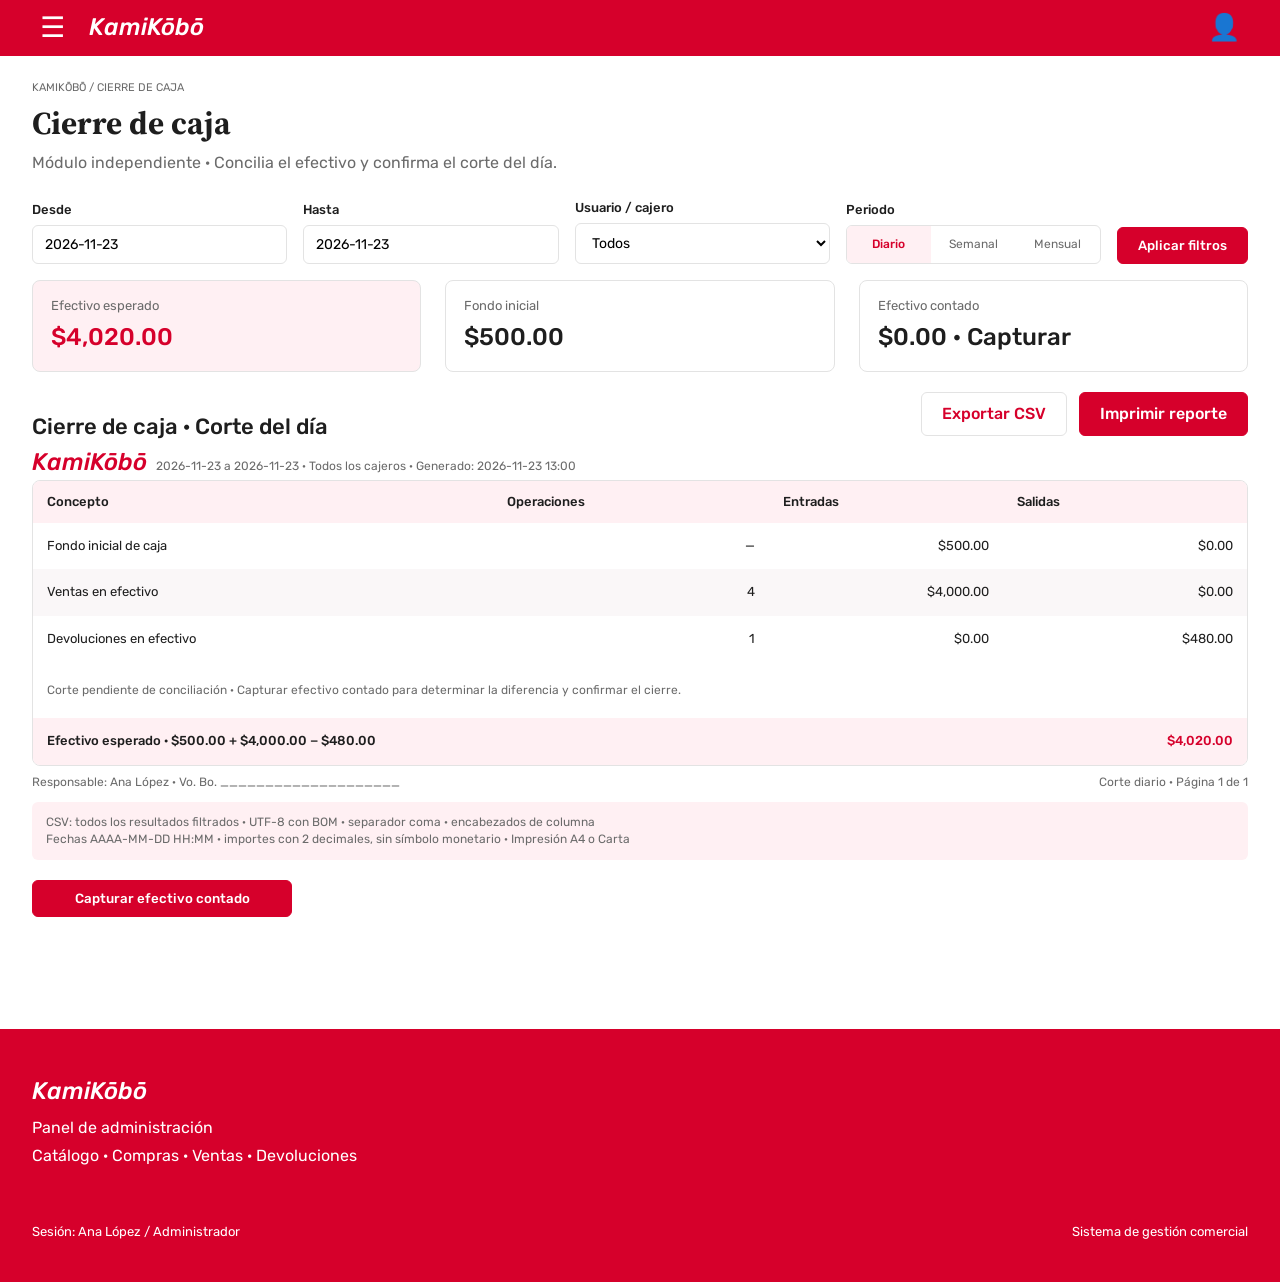
<file: pages/cierre-caja.html>
<!DOCTYPE html>
<html lang="es">
<head>
  <meta charset="UTF-8">
  <title>Cierre de caja · KamiKōbō</title>
  <link rel="stylesheet" href="../css/global.css">
  <link rel="stylesheet" href="../css/componentes.css">
  <link rel="stylesheet" href="../css/interacciones.css">
  <link rel="stylesheet" href="../css/paginas/cierre-caja.css">
</head>
<!-- Cambiar a data-rol="operador" para probar el rol Operador -->
<body data-rol="admin">

  <!-- ENCABEZADO (idéntico en todas las páginas; luego puede extraerse a un componente) -->
  <header class="encabezado encabezado-simple">
    <div class="contenedor">
      <a class="boton-menu" href="#menu" aria-label="Abrir menú">☰</a>
      <a class="logo" href="dashboard.html">KamiKōbō</a>
      <div class="zona-usuario">
        <a class="icono-usuario" href="#menu-usuario" aria-label="Menú de usuario">👤</a>
        <nav class="menu-usuario oculto" id="menu-usuario">
          <a href="perfil.html">Ver perfil</a>
          <a class="enlace-peligro" href="login.html">Cerrar sesión</a>
        </nav>
      </div>
    </div>
  </header>

  <!-- MENÚ LATERAL (se abre con :target; cierra con href="#cerrar") -->
  <div class="fondo-oscuro oculto" id="menu">
    <nav class="menu-lateral">
      <div class="menu-cabecera"><strong>NAVEGACIÓN</strong><a class="modal-cerrar" href="#cerrar" aria-label="Cerrar menú">✕</a></div>
      <a href="ventas.html">Punto de venta</a>
      <a href="inventario.html">Inventario</a>
      <a href="compras.html" data-rol="admin">Compras</a>
      <a href="devoluciones.html">Devoluciones</a>
      <a href="historial.html" data-rol="admin">Historial y Consultas</a>
      <a href="reportes.html" data-rol="admin">Reportes</a>
      <a href="usuarios.html" data-rol="admin">Usuarios y Roles</a>
      <a href="cierre-caja.html" data-rol="admin">Cierre de caja</a>
      <hr class="menu-separador">
      <p class="texto-ayuda">Panel de administración</p>
    </nav>
  </div>

  <main class="contenedor contenido">
    <p class="ruta-navegacion">KamiKōbō / CIERRE DE CAJA</p>
    <div class="encabezado-pagina">
      <div>
        <h1 class="titulo-pagina">Cierre de caja</h1>
        <p class="subtitulo-pagina no-imprimir">Módulo independiente · Concilia el efectivo y confirma el corte del día.</p>
      </div>
      
    </div>

    <form class="barra-filtros no-imprimir" action="#" method="get">
      <div class="campo"><label class="etiqueta" for="desde-cc">Desde</label><input class="entrada" type="text" id="desde-cc" value="2026-11-23"></div>
      <div class="campo"><label class="etiqueta" for="hasta-cc">Hasta</label><input class="entrada" type="text" id="hasta-cc" value="2026-11-23"></div>
      <div class="campo"><label class="etiqueta" for="cajero-cc">Usuario / cajero</label><select class="selector" id="cajero-cc"><option>Todos</option><option>Ana López</option><option>Luis Pérez</option></select></div>
      <div class="campo"><span class="etiqueta">Periodo</span><div class="grupo-opciones"><a class="opcion activo" href="#cerrar">Diario</a><a class="opcion" href="#cerrar">Semanal</a><a class="opcion" href="#cerrar">Mensual</a></div></div>
      <button class="boton" type="submit">Aplicar filtros</button>
    </form>

    <div class="rejilla-kpis no-imprimir">
      <div class="indicador indicador-columna indicador-destacado"><span class="indicador-texto">Efectivo esperado</span><span class="indicador-numero">$4,020.00</span></div>
      <div class="indicador indicador-columna"><span class="indicador-texto">Fondo inicial</span><span class="indicador-numero">$500.00</span></div>
      <div class="indicador indicador-columna"><span class="indicador-texto">Efectivo contado</span><span class="indicador-numero">$0.00 · Capturar</span></div>
    </div>

    <!-- Cabecera solo para impresión -->
    <div class="solo-impresion cabecera-impresion">
      <p class="logo logo-rojo">KamiKōbō</p>
      <p class="texto-ayuda">Sistema de gestión comercial</p>
      <hr class="linea-roja">
      <h2 class="titulo-impresion">Cierre de caja · Corte del día</h2>
      <p>Periodo: 2026-11-23 a 2026-11-23 · Todos los cajeros</p>
      <p class="texto-ayuda">Generado: 2026-11-23 13:00</p>
    </div>

    <div class="encabezado-pagina no-imprimir">
      <h2 class="seccion-titulo">Cierre de caja · Corte del día</h2>
      <div class="grupo-acciones">
        <a class="boton-secundario" href="#cerrar">Exportar CSV</a>
        <a class="boton" href="#cerrar">Imprimir reporte</a>
      </div>
    </div>
    <p class="texto-ayuda no-imprimir"><span class="logo logo-rojo">KamiKōbō</span> &nbsp; 2026-11-23 a 2026-11-23 · Todos los cajeros · Generado: 2026-11-23 13:00</p>

    <!-- BACKEND: conceptos del corte según los filtros -->
    <div class="tabla-contenedor">
      <table class="tabla">
        <thead><tr><th>Concepto</th><th class="texto-derecha">Operaciones</th><th class="texto-derecha">Entradas</th><th class="texto-derecha">Salidas</th></tr></thead>
        <tbody>
          <tr><td>Fondo inicial de caja</td><td class="texto-derecha">—</td><td class="texto-derecha">$500.00</td><td class="texto-derecha">$0.00</td></tr>
          <tr class="fila-alterna"><td>Ventas en efectivo</td><td class="texto-derecha">4</td><td class="texto-derecha">$4,000.00</td><td class="texto-derecha">$0.00</td></tr>
          <tr><td>Devoluciones en efectivo</td><td class="texto-derecha">1</td><td class="texto-derecha">$0.00</td><td class="texto-derecha">$480.00</td></tr>
          <tr><td colspan="4">
            <!-- Estado de diferencia: pendiente (visible) / conciliado (oculto). El JS cambia cuál se muestra -->
            <p class="texto-ayuda estado-diferencia">Corte pendiente de conciliación · Capturar efectivo contado para determinar la diferencia y confirmar el cierre.</p>
            <p class="texto-ayuda estado-diferencia oculto">Diferencia: $0.00 · El efectivo contado coincide con el esperado. Listo para confirmar el cierre.</p>
          </td></tr>
          <tr class="fila-total"><td colspan="3">Efectivo esperado · $500.00 + $4,000.00 − $480.00</td><td class="texto-derecha texto-principal">$4,020.00</td></tr>
        </tbody>
      </table>
    </div>
    <div class="tabla-pie">
      <span class="firma">Responsable: Ana López · Vo. Bo. ____________________</span>
      <span>Corte diario · Página 1 de 1</span>
    </div>

    <div class="solo-impresion">
      <p class="firma-responsable">Responsable: Ana López · Administrador</p>
      <hr class="linea-firma">
      <p class="firma">Firma / Vo. Bo.</p>
    </div>

    <div class="nota-formato no-imprimir">
      CSV: todos los resultados filtrados · UTF-8 con BOM · separador coma · encabezados de columna<br>
      Fechas AAAA-MM-DD HH:MM · importes con 2 decimales, sin símbolo monetario · Impresión A4 o Carta
    </div>

    <!-- El JS alterna estos dos botones: primero "Capturar efectivo contado", luego "Confirmar cierre de caja" -->
    <div class="acciones-cierre no-imprimir">
      <button class="boton boton-ancho" type="button">Capturar efectivo contado</button>
      <button class="boton boton-ancho oculto" type="button">Confirmar cierre de caja</button>
    </div>
  </main>

  <!-- PIE DE PÁGINA (idéntico en todas las páginas) -->
  <footer class="pie-pagina">
    <div class="contenedor">
      <p class="logo">KamiKōbō</p>
      <p>Panel de administración</p>
      <p>Catálogo · Compras · Ventas · Devoluciones</p>
      <div class="pie-sesion">
        <span>Sesión: Ana López / Administrador</span>
        <span>Sistema de gestión comercial</span>
      </div>
    </div>
  </footer>

  <script src="../js/main.js" defer></script>
</body>
</html>
</file>
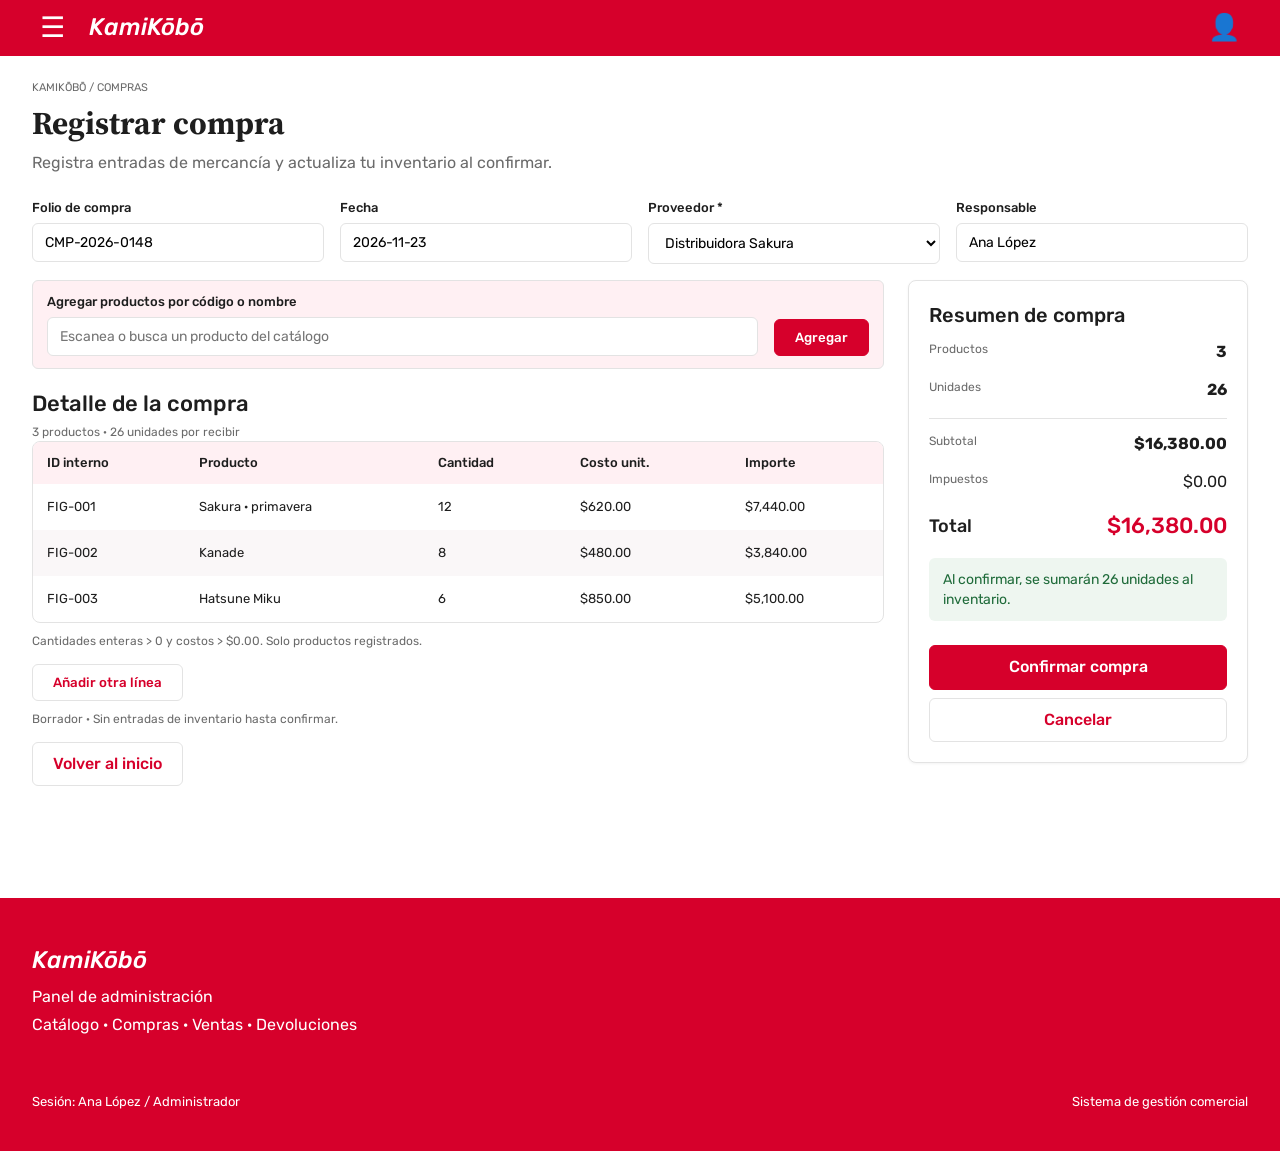
<file: pages/compras.html>
<!DOCTYPE html>
<html lang="es">
<head>
  <meta charset="UTF-8">
  <title>Compras · KamiKōbō</title>
  <link rel="stylesheet" href="../css/global.css">
  <link rel="stylesheet" href="../css/componentes.css">
  <link rel="stylesheet" href="../css/interacciones.css">
  <link rel="stylesheet" href="../css/paginas/compras.css">
</head>
<!-- Cambiar a data-rol="operador" para probar el rol Operador -->
<body data-rol="admin">

  <!-- ENCABEZADO (idéntico en todas las páginas; luego puede extraerse a un componente) -->
  <header class="encabezado encabezado-simple">
    <div class="contenedor">
      <a class="boton-menu" href="#menu" aria-label="Abrir menú">☰</a>
      <a class="logo" href="dashboard.html">KamiKōbō</a>
      <div class="zona-usuario">
        <a class="icono-usuario" href="#menu-usuario" aria-label="Menú de usuario">👤</a>
        <nav class="menu-usuario oculto" id="menu-usuario">
          <a href="perfil.html">Ver perfil</a>
          <a class="enlace-peligro" href="login.html">Cerrar sesión</a>
        </nav>
      </div>
    </div>
  </header>

  <!-- MENÚ LATERAL (se abre con :target; cierra con href="#cerrar") -->
  <div class="fondo-oscuro oculto" id="menu">
    <nav class="menu-lateral">
      <div class="menu-cabecera"><strong>NAVEGACIÓN</strong><a class="modal-cerrar" href="#cerrar" aria-label="Cerrar menú">✕</a></div>
      <a href="ventas.html">Punto de venta</a>
      <a href="inventario.html">Inventario</a>
      <a href="compras.html" data-rol="admin">Compras</a>
      <a href="devoluciones.html">Devoluciones</a>
      <a href="historial.html" data-rol="admin">Historial y Consultas</a>
      <a href="reportes.html" data-rol="admin">Reportes</a>
      <a href="usuarios.html" data-rol="admin">Usuarios y Roles</a>
      <a href="cierre-caja.html" data-rol="admin">Cierre de caja</a>
      <hr class="menu-separador">
      <p class="texto-ayuda">Panel de administración</p>
    </nav>
  </div>

  <main class="contenedor contenido">
    <p class="ruta-navegacion">KamiKōbō / COMPRAS</p>
    <div class="encabezado-pagina">
      <div>
        <h1 class="titulo-pagina">Registrar compra</h1>
        <p class="subtitulo-pagina">Registra entradas de mercancía y actualiza tu inventario al confirmar.</p>
      </div>
      
    </div>

    <div class="rejilla-formulario-cuatro">
      <div class="campo"><label class="etiqueta" for="folio-nueva">Folio de compra</label><input class="entrada" type="text" id="folio-nueva" value="CMP-2026-0148" readonly></div>
      <div class="campo"><label class="etiqueta" for="fecha-nueva">Fecha</label><input class="entrada" type="text" id="fecha-nueva" value="2026-11-23"></div>
      <div class="campo"><label class="etiqueta" for="proveedor-nueva">Proveedor *</label><select class="selector" id="proveedor-nueva"><option>Distribuidora Sakura</option><option>Selecciona un proveedor</option></select></div>
      <div class="campo"><label class="etiqueta" for="responsable-nueva">Responsable</label><input class="entrada" type="text" id="responsable-nueva" value="Ana López" readonly></div>
    </div>
    <div class="rejilla-con-panel">
      <section>
        <div class="caja-rosa barra-agregar">
          <div class="campo">
            <label class="etiqueta" for="buscar-nueva">Agregar productos por código o nombre</label>
            <input class="entrada" type="search" id="buscar-nueva" placeholder="Escanea o busca un producto del catálogo">
          </div>
          <button class="boton" type="button">Agregar</button>
        </div>
        <h2 class="seccion-titulo">Detalle de la compra</h2>
        <p class="texto-ayuda">3 productos · 26 unidades por recibir</p>
        <!-- BACKEND: líneas de la compra (data-id = ID interno) -->
      <div class="tabla-contenedor">
        <table class="tabla">
          <thead><tr><th>ID interno</th><th>Producto</th><th>Cantidad</th><th>Costo unit.</th><th>Importe</th></tr></thead>
          <tbody>
          <tr data-id="FIG-001"><td>FIG-001</td><td>Sakura · primavera</td><td>12</td><td>$620.00</td><td>$7,440.00</td></tr>
          <tr class="fila-alterna" data-id="FIG-002"><td>FIG-002</td><td>Kanade</td><td>8</td><td>$480.00</td><td>$3,840.00</td></tr>
          <tr data-id="FIG-003"><td>FIG-003</td><td>Hatsune Miku</td><td>6</td><td>$850.00</td><td>$5,100.00</td></tr>
          </tbody>
        </table>
      </div>
        <p class="texto-ayuda nota-compra">Cantidades enteras &gt; 0 y costos &gt; $0.00. Solo productos registrados.</p>
        <button class="boton-secundario" type="button">Añadir otra línea</button>
        <p class="texto-ayuda nota-compra">Borrador · Sin entradas de inventario hasta confirmar.</p>
        <a class="boton-secundario" href="dashboard.html">Volver al inicio</a>
      </section>
      <aside class="panel-lateral">
          <h2 class="panel-titulo">Resumen de compra</h2>
          <div class="linea-dato linea-resumen"><span class="texto-ayuda">Productos</span><strong>3</strong></div>
          <div class="linea-dato linea-resumen"><span class="texto-ayuda">Unidades</span><strong>26</strong></div>
          <div class="linea-dato linea-resumen linea-separada"><span class="texto-ayuda">Subtotal</span><strong>$16,380.00</strong></div>
          <div class="linea-dato linea-resumen"><span class="texto-ayuda">Impuestos</span><span>$0.00</span></div>
          <div class="total-compra"><span>Total</span><span class="total-compra-importe">$16,380.00</span></div>
          <div class="alerta alerta-exito">Al confirmar, se sumarán 26 unidades al inventario.</div>
          <!-- Estado de error: el JS quita .oculto, cambia el botón a "Corregir datos" y muestra "Pendiente" en subtotal y total -->
          <div class="alerta alerta-error oculto">No se puede confirmar. Proveedor obligatorio, cantidad entera &gt; 0 y costo &gt; $0.00.</div>
          <a class="boton boton-ancho" href="#compra-confirmada">Confirmar compra</a>
          <a class="boton-secundario boton-ancho" href="#cerrar">Cancelar</a>
      </aside>
    </div>

    <!-- ===== VISTA: Compra confirmada ===== -->
    <section class="vista oculto" id="compra-confirmada" aria-label="Compra confirmada">
      <div class="contenedor contenido">
        <p class="ruta-navegacion">KamiKōbō / COMPRAS</p>
        <h1 class="titulo-pagina">Compra confirmada</h1>
        <p class="subtitulo-pagina" data-folio="CMP-2026-0148">CMP-2026-0148 · 2026-11-23 · Responsable: Ana López</p>
    <div class="rejilla-formulario-cuatro">
      <div class="campo"><label class="etiqueta" for="folio-conf">Folio de compra</label><input class="entrada" type="text" id="folio-conf" value="CMP-2026-0148" readonly></div>
      <div class="campo"><label class="etiqueta" for="fecha-conf">Fecha</label><input class="entrada" type="text" id="fecha-conf" value="2026-11-23"></div>
      <div class="campo"><label class="etiqueta" for="proveedor-conf">Proveedor *</label><select class="selector" id="proveedor-conf"><option>Distribuidora Sakura</option><option>Selecciona un proveedor</option></select></div>
      <div class="campo"><label class="etiqueta" for="responsable-conf">Responsable</label><input class="entrada" type="text" id="responsable-conf" value="Ana López" readonly></div>
    </div>
    <div class="rejilla-con-panel">
      <section>
        <div class="caja-rosa barra-agregar">
          <div class="campo">
            <label class="etiqueta" for="buscar-conf">Agregar productos por código o nombre</label>
            <input class="entrada" type="search" id="buscar-conf" placeholder="Escanea o busca un producto del catálogo">
          </div>
          <button class="boton" type="button">Agregar</button>
        </div>
        <h2 class="seccion-titulo">Detalle de la compra</h2>
        <p class="texto-ayuda">3 productos · 26 unidades por recibir</p>
        <!-- BACKEND: líneas de la compra (data-id = ID interno) -->
      <div class="tabla-contenedor">
        <table class="tabla">
          <thead><tr><th>ID interno</th><th>Producto</th><th>Cantidad</th><th>Costo unit.</th><th>Importe</th></tr></thead>
          <tbody>
          <tr data-id="FIG-001"><td>FIG-001</td><td>Sakura · primavera</td><td>12</td><td>$620.00</td><td>$7,440.00</td></tr>
          <tr class="fila-alterna" data-id="FIG-002"><td>FIG-002</td><td>Kanade</td><td>8</td><td>$480.00</td><td>$3,840.00</td></tr>
          <tr data-id="FIG-003"><td>FIG-003</td><td>Hatsune Miku</td><td>6</td><td>$850.00</td><td>$5,100.00</td></tr>
          </tbody>
        </table>
      </div>
        <p class="texto-ayuda nota-compra">Cantidades enteras &gt; 0 y costos &gt; $0.00. Solo productos registrados.</p>
        <button class="boton-secundario" type="button">Añadir otra línea</button>
        <p class="texto-ayuda nota-compra">Entrada registrada una sola vez · 26 unidades recibidas del proveedor.</p>
      
      <footer class="pie-pagina">
        <div class="contenedor">
          <p class="logo">KamiKōbō</p>
          <p>Panel de administración</p>
          <p>Catálogo · Compras · Ventas · Devoluciones</p>
          <div class="pie-sesion">
            <span>Sesión: Ana López / Administrador</span>
            <span>Sistema de gestión comercial</span>
          </div>
        </div>
      </footer>
    </section>
      <aside class="panel-lateral">
          <h2 class="panel-titulo">Resumen de compra</h2>
          <div class="linea-dato linea-resumen"><span class="texto-ayuda">Productos</span><strong>3</strong></div>
          <div class="linea-dato linea-resumen"><span class="texto-ayuda">Unidades</span><strong>26</strong></div>
          <div class="linea-dato linea-resumen linea-separada"><span class="texto-ayuda">Subtotal</span><strong>$16,380.00</strong></div>
          <div class="linea-dato linea-resumen"><span class="texto-ayuda">Impuestos</span><span>$0.00</span></div>
          <div class="total-compra"><span>Total</span><span class="total-compra-importe">$16,380.00</span></div>
          <div class="alerta alerta-exito">Confirmada: +26 unidades. Sakura: 12 + 12 = 24 unidades.</div>
          <a class="boton boton-ancho" href="compras.html">Nueva compra</a>
          <a class="boton-secundario boton-ancho" href="dashboard.html">Volver al inicio</a>
      </aside>
    </div>
      </div>
    </section>
  </main>

  <!-- PIE DE PÁGINA (idéntico en todas las páginas) -->
  <footer class="pie-pagina">
    <div class="contenedor">
      <p class="logo">KamiKōbō</p>
      <p>Panel de administración</p>
      <p>Catálogo · Compras · Ventas · Devoluciones</p>
      <div class="pie-sesion">
        <span>Sesión: Ana López / Administrador</span>
        <span>Sistema de gestión comercial</span>
      </div>
    </div>
  </footer>

  <script src="../js/main.js" defer></script>
  <script src="../js/compras/compras.js" defer></script>
  <script src="../js/compras/comprasSQL.js" defer></script>
</body>
</html>
</file>
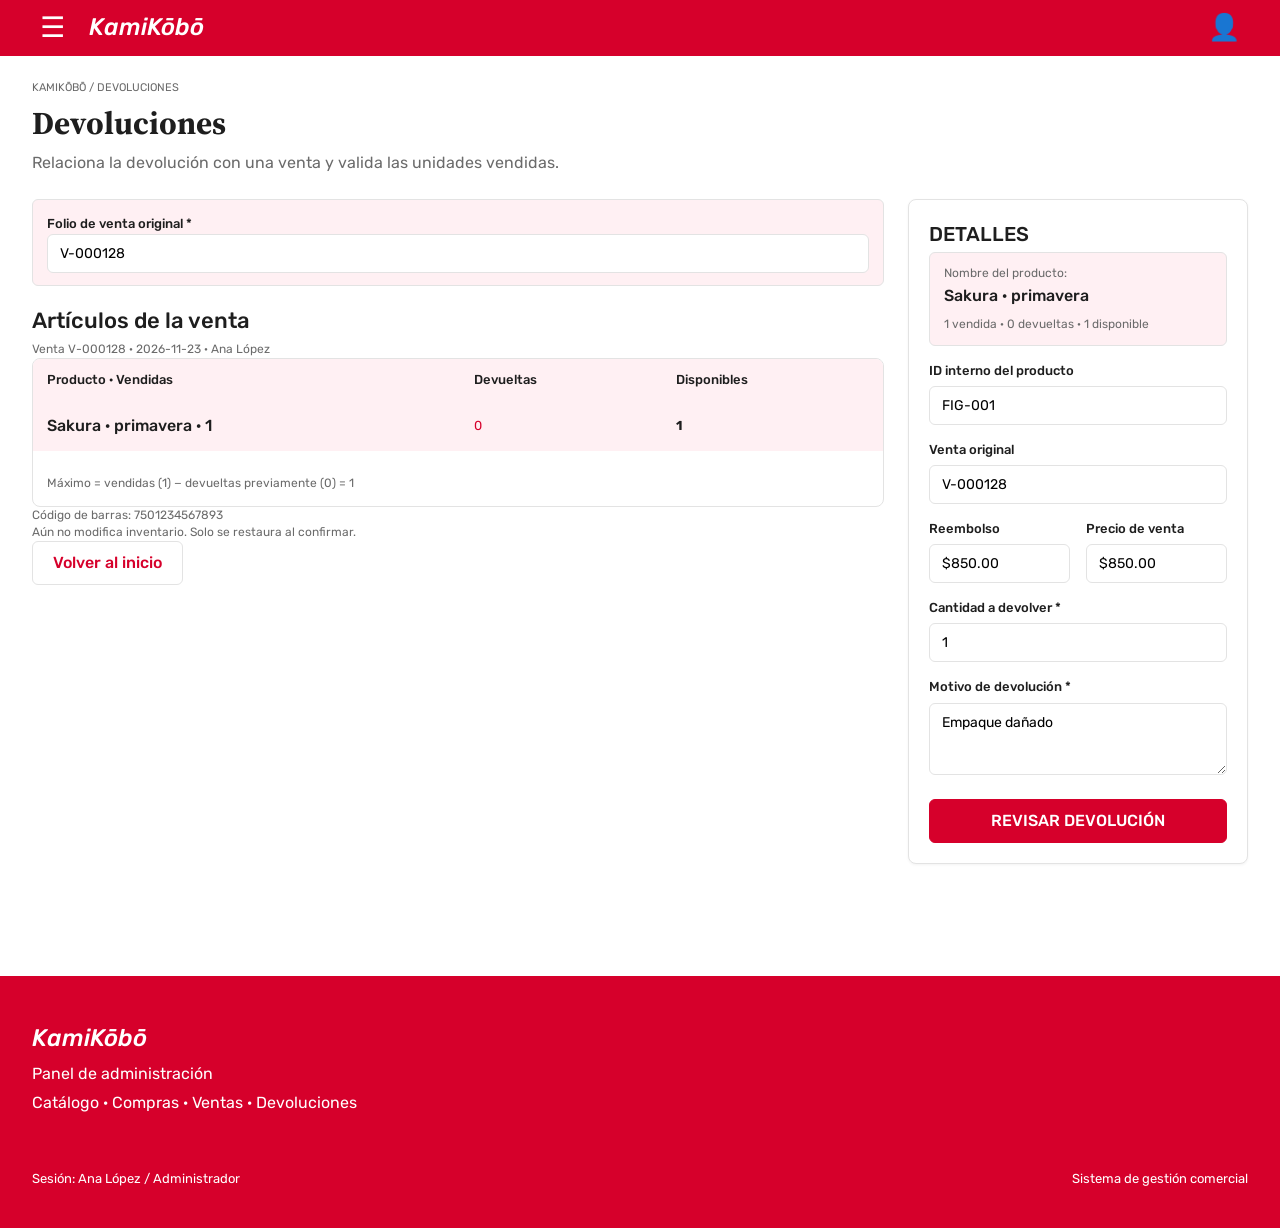
<file: pages/devoluciones.html>
<!DOCTYPE html>
<html lang="es">
<head>
  <meta charset="UTF-8">
  <title>Devoluciones · KamiKōbō</title>
  <link rel="stylesheet" href="../css/global.css">
  <link rel="stylesheet" href="../css/componentes.css">
  <link rel="stylesheet" href="../css/interacciones.css">
  <link rel="stylesheet" href="../css/paginas/devoluciones.css">
</head>
<!-- Cambiar a data-rol="operador" para probar el rol Operador -->
<body data-rol="admin">

  <!-- ENCABEZADO (idéntico en todas las páginas; luego puede extraerse a un componente) -->
  <header class="encabezado encabezado-simple">
    <div class="contenedor">
      <a class="boton-menu" href="#menu" aria-label="Abrir menú">☰</a>
      <a class="logo" href="dashboard.html">KamiKōbō</a>
      <div class="zona-usuario">
        <a class="icono-usuario" href="#menu-usuario" aria-label="Menú de usuario">👤</a>
        <nav class="menu-usuario oculto" id="menu-usuario">
          <a href="perfil.html">Ver perfil</a>
          <a class="enlace-peligro" href="login.html">Cerrar sesión</a>
        </nav>
      </div>
    </div>
  </header>

  <!-- MENÚ LATERAL (se abre con :target; cierra con href="#cerrar") -->
  <div class="fondo-oscuro oculto" id="menu">
    <nav class="menu-lateral">
      <div class="menu-cabecera"><strong>NAVEGACIÓN</strong><a class="modal-cerrar" href="#cerrar" aria-label="Cerrar menú">✕</a></div>
      <a href="ventas.html">Punto de venta</a>
      <a href="inventario.html">Inventario</a>
      <a href="compras.html" data-rol="admin">Compras</a>
      <a href="devoluciones.html">Devoluciones</a>
      <a href="historial.html" data-rol="admin">Historial y Consultas</a>
      <a href="reportes.html" data-rol="admin">Reportes</a>
      <a href="usuarios.html" data-rol="admin">Usuarios y Roles</a>
      <a href="cierre-caja.html" data-rol="admin">Cierre de caja</a>
      <hr class="menu-separador">
      <p class="texto-ayuda">Panel de administración</p>
    </nav>
  </div>

  <main class="contenedor contenido">
    <p class="ruta-navegacion">KamiKōbō / DEVOLUCIONES</p>
    <div class="encabezado-pagina">
      <div>
        <h1 class="titulo-pagina">Devoluciones</h1>
        <p class="subtitulo-pagina">Relaciona la devolución con una venta y valida las unidades vendidas.</p>
      </div>
      
    </div>

    <div class="rejilla-con-panel">
      <section>
        <div class="caja-rosa">
          <label class="etiqueta" for="folio-venta">Folio de venta original *</label>
          <input class="entrada" type="text" id="folio-venta" name="folio_venta" value="V-000128">
        </div>

        <h2 class="seccion-titulo">Artículos de la venta</h2>
        <!-- BACKEND: datos de la venta consultada por folio -->
        <p class="texto-ayuda" data-folio="V-000128">Venta V-000128 · 2026-11-23 · Ana López</p>
        <div class="tabla-contenedor">
          <table class="tabla">
            <thead><tr><th>Producto · Vendidas</th><th>Devueltas</th><th>Disponibles</th></tr></thead>
            <tbody>
              <tr class="fila-seleccionada" data-id="FIG-001">
                <td class="producto-nombre">Sakura · primavera · 1</td>
                <td class="texto-peligro">0</td>
                <td><strong>1</strong></td>
              </tr>
            </tbody>
          </table>
          <p class="texto-ayuda nota-tabla">Máximo = vendidas (1) − devueltas previamente (0) = 1</p>
        </div>
        <p class="texto-ayuda">Código de barras: 7501234567893</p>
        <p class="texto-ayuda">Aún no modifica inventario. Solo se restaura al confirmar.</p>

        <!-- Un solo aviso reutilizable: el JS cambia el texto y quita .oculto.
             Casos: la venta no existe, cantidad excesiva, devolución incompleta. -->
        <div class="alerta alerta-error oculto" role="alert">
          <p class="alerta-titulo">Título del error</p>
          <p>Mensaje explicando qué corregir. No se restauraron existencias.</p>
        </div>

        <a class="boton-secundario" href="dashboard.html">Volver al inicio</a>
      </section>

      <aside class="panel-lateral">
        <h2 class="panel-titulo">DETALLES</h2>
        <div class="caja-rosa resumen-producto">
          <p class="texto-ayuda">Nombre del producto:</p>
          <p class="producto-nombre">Sakura · primavera</p>
          <p class="texto-ayuda">1 vendida · 0 devueltas · 1 disponible</p>
        </div>
        <div class="campo">
          <label class="etiqueta" for="id-rev">ID interno del producto</label>
          <input class="entrada" type="text" id="id-rev" value="FIG-001" readonly>
        </div>
        <div class="campo">
          <label class="etiqueta" for="venta-rev">Venta original</label>
          <input class="entrada" type="text" id="venta-rev" value="V-000128" readonly>
        </div>
        <div class="rejilla-formulario">
          <div class="campo">
            <label class="etiqueta" for="reembolso-rev">Reembolso</label>
            <input class="entrada" type="text" id="reembolso-rev" value="$850.00" readonly>
          </div>
          <div class="campo">
            <label class="etiqueta" for="precio-rev">Precio de venta</label>
            <input class="entrada" type="text" id="precio-rev" value="$850.00" readonly>
          </div>
        </div>
        <div class="campo">
          <label class="etiqueta" for="cantidad-rev">Cantidad a devolver *</label>
          <input class="entrada" type="number" id="cantidad-rev" name="cantidad" min="1" max="1" value="1">
        </div>
        <div class="campo">
          <label class="etiqueta" for="motivo-rev">Motivo de devolución *</label>
          <textarea class="area-texto motivo-devolucion" id="motivo-rev" name="motivo" placeholder="Selecciona el motivo">Empaque dañado</textarea>
        </div>
        <a class="boton boton-ancho" href="#modal-devolucion">REVISAR DEVOLUCIÓN</a>
      </aside>
    </div>

    <!-- ===== MODAL: Confirmar devolución ===== -->
    <section class="modal oculto" id="modal-devolucion" aria-label="Confirmar devolución">
      <div class="modal-contenido">
        <div class="modal-cabecera">
          <h2 class="modal-titulo">Confirmar devolución</h2>
          <a class="modal-cerrar" href="#cerrar" aria-label="Cerrar">✕</a>
        </div>
        <p class="texto-ayuda">Venta V-000128 · FIG-001 · Reembolso $850.00</p>
        <div class="caja-rosa resumen-devolucion">
          <div class="linea-dato"><span class="texto-ayuda">Producto</span><span>Sakura · primavera</span></div>
          <div class="linea-dato"><span class="texto-ayuda">Cantidad a devolver</span><span>1 unidad</span></div>
          <div class="linea-dato"><span class="texto-ayuda">Motivo</span><span>Empaque dañado</span></div>
        </div>
        <div class="alerta alerta-error">Solo al confirmar: registra la devolución y restaura 1 unidad.<br>Existencias: 11 ↘ 12. No excede la 1 unidad vendida.</div>
        <div class="modal-acciones">
          <a class="boton-secundario" href="#cerrar">Cancelar</a>
          <a class="boton" href="#devolucion-confirmada">Confirmar devolución</a>
        </div>
        <p class="texto-ayuda">Aún no se ha restaurado inventario. Cancelar conserva la venta.</p>
      </div>
    </section>

    <!-- ===== VISTA: Devolución confirmada ===== -->
    <section class="vista oculto" id="devolucion-confirmada" aria-label="Devolución confirmada">
      <div class="contenedor contenido">
        <p class="ruta-navegacion">KamiKōbō / DEVOLUCIONES</p>
        <h1 class="titulo-pagina">Devolución confirmada</h1>
        <p class="subtitulo-pagina" data-folio="DEV-000021">DEV-000021 registrada · Inventario restaurado: 11 + 1 = 12 unidades.</p>
        <div class="rejilla-con-panel">
          <section>
            <div class="caja-rosa">
              <label class="etiqueta" for="folio-venta-conf">Folio de venta original *</label>
              <input class="entrada" type="text" id="folio-venta-conf" value="V-000128" readonly>
            </div>
            <h2 class="seccion-titulo">Artículos de la venta</h2>
            <p class="texto-ayuda">Venta V-000128 · 2026-11-23 · Ana López</p>
        <div class="tabla-contenedor">
          <table class="tabla">
            <thead><tr><th>Producto · Vendidas</th><th>Devueltas</th><th>Disponibles</th></tr></thead>
            <tbody>
              <tr class="fila-seleccionada" data-id="FIG-001">
                <td class="producto-nombre">Sakura · primavera · 1</td>
                <td class="texto-peligro">1</td>
                <td><strong>0</strong></td>
              </tr>
            </tbody>
          </table>
          <p class="texto-ayuda nota-tabla">Devolución completada · No se puede devolver de nuevo esta unidad.</p>
        </div>
            <p class="texto-ayuda">Haz clic en el comprobante para cerrar la vista térmica.</p>
            <div class="grupo-botones-venta">
              <a class="boton-secundario" href="devoluciones.html">Nueva devolución</a>
              <a class="boton-secundario" href="dashboard.html">Volver al inicio</a>
            </div>
          
      <footer class="pie-pagina">
        <div class="contenedor">
          <p class="logo">KamiKōbō</p>
          <p>Panel de administración</p>
          <p>Catálogo · Compras · Ventas · Devoluciones</p>
          <div class="pie-sesion">
            <span>Sesión: Ana López / Administrador</span>
            <span>Sistema de gestión comercial</span>
          </div>
        </div>
      </footer>
    </section>
      <aside class="panel-lateral">
        <h2 class="panel-titulo">DETALLES</h2>
        <div class="caja-rosa resumen-producto">
          <p class="texto-ayuda">Nombre del producto:</p>
          <p class="producto-nombre">Sakura · primavera</p>
          <p class="texto-ayuda">1 vendida · 1 devuelta · 0 disponibles</p>
        </div>
        <div class="campo">
          <label class="etiqueta" for="id-conf">ID interno del producto</label>
          <input class="entrada" type="text" id="id-conf" value="FIG-001" readonly>
        </div>
        <div class="campo">
          <label class="etiqueta" for="venta-conf">Venta original</label>
          <input class="entrada" type="text" id="venta-conf" value="V-000128" readonly>
        </div>
        <div class="rejilla-formulario">
          <div class="campo">
            <label class="etiqueta" for="reembolso-conf">Reembolso</label>
            <input class="entrada" type="text" id="reembolso-conf" value="$850.00" readonly>
          </div>
          <div class="campo">
            <label class="etiqueta" for="precio-conf">Precio de venta</label>
            <input class="entrada" type="text" id="precio-conf" value="$850.00" readonly>
          </div>
        </div>
        <div class="campo">
          <label class="etiqueta" for="cantidad-conf">Cantidad devuelta</label>
          <input class="entrada" type="number" id="cantidad-conf" name="cantidad" min="1" max="1" value="1">
        </div>
        <div class="campo">
          <label class="etiqueta" for="motivo-conf">Motivo registrado</label>
          <textarea class="area-texto motivo-devolucion" id="motivo-conf" name="motivo">Empaque dañado</textarea>
        </div>
        <a class="boton boton-ancho" href="#comprobante-devolucion">VER COMPROBANTE</a>
      </aside>
        </div>
      </div>
    </section>

    <!-- ===== VISTA: Comprobante de devolución (ticket) ===== -->
    <section class="vista oculto" id="comprobante-devolucion" aria-label="Comprobante de devolución">
      <div class="contenedor contenido">
        <div class="fila fila-ticket">
          <article class="ticket" data-folio="DEV-000021">
            <p class="ticket-marca">KamiKōbō</p>
            <p class="ticket-centrado">SISTEMA DE GESTIÓN COMERCIAL</p>
            <p class="ticket-titulo">DEVOLUCIÓN</p>
            <p>Folio: DEV-000021<br>Venta original: V-000128<br>Fecha: 2026-11-23 · Hora: 14:45<br>Usuario: Ana López<br>Rol: Administrador</p>
            <hr class="ticket-separador">
            <p>Producto: Sakura · primavera<br>ID interno: FIG-001<br>Código de barras: 7501234567893<br>Vendidas: 1 · Devueltas previas: 0</p>
            <div class="ticket-linea"><strong>Cantidad</strong><strong>Precio unit.</strong><strong>Importe</strong></div>
            <div class="ticket-linea"><span>1</span><span>$850.00</span><span>$850.00</span></div>
            <hr class="ticket-separador">
            <div class="ticket-linea"><strong>Subtotal</strong><strong>$732.76</strong></div>
            <div class="ticket-linea"><strong>IVA 16%</strong><strong>$117.24</strong></div>
            <div class="ticket-total"><span>TOTAL A DEVOLVER</span><span>$850.00</span></div>
            <p>Motivo: Empaque dañado<br>Estado: CONFIRMADA<br>Existencias restauradas: +1<br>Inventario final: 12 unidades</p>
            <p class="ticket-centrado">Precios en MXN · IVA incluido<br>Comprobante de devolución</p>
          </article>
          <div class="columna acciones-ticket">
            <a class="boton" href="#devolucion-confirmada">Volver</a>
          </div>
        </div>
      </div>
    
      <footer class="pie-pagina">
        <div class="contenedor">
          <p class="logo">KamiKōbō</p>
          <p>Panel de administración</p>
          <p>Catálogo · Compras · Ventas · Devoluciones</p>
          <div class="pie-sesion">
            <span>Sesión: Ana López / Administrador</span>
            <span>Sistema de gestión comercial</span>
          </div>
        </div>
      </footer>
    </section>
  </main>

  <!-- PIE DE PÁGINA (idéntico en todas las páginas) -->
  <footer class="pie-pagina">
    <div class="contenedor">
      <p class="logo">KamiKōbō</p>
      <p>Panel de administración</p>
      <p>Catálogo · Compras · Ventas · Devoluciones</p>
      <div class="pie-sesion">
        <span>Sesión: Ana López / Administrador</span>
        <span>Sistema de gestión comercial</span>
      </div>
    </div>
  </footer>

  <script src="../js/main.js" defer></script>
  <script src="../js/devoluciones/devoluciones.js" defer></script>
  <script src="../js/devoluciones/devolucionesSQL.js" defer></script>
</body>
</html>
</file>
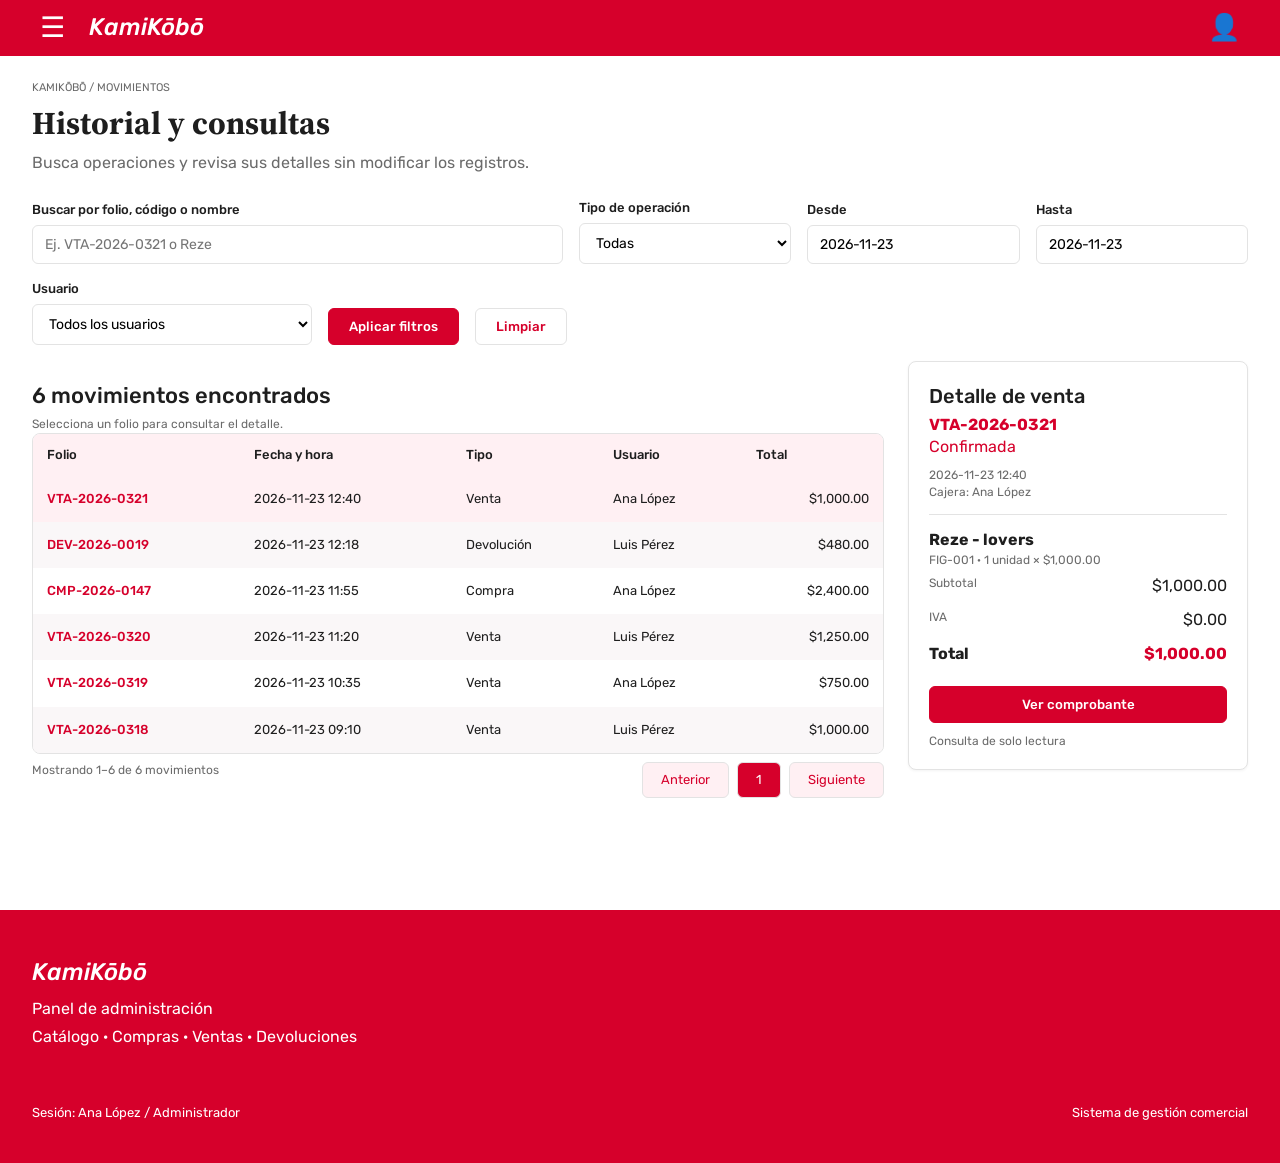
<file: pages/historial.html>
<!DOCTYPE html>
<html lang="es">
<head>
  <meta charset="UTF-8">
  <title>Historial y consultas · KamiKōbō</title>
  <link rel="stylesheet" href="../css/global.css">
  <link rel="stylesheet" href="../css/componentes.css">
  <link rel="stylesheet" href="../css/interacciones.css">
  <link rel="stylesheet" href="../css/paginas/historial.css">
</head>
<!-- Cambiar a data-rol="operador" para probar el rol Operador -->
<body data-rol="admin">

  <!-- ENCABEZADO (idéntico en todas las páginas; luego puede extraerse a un componente) -->
  <header class="encabezado encabezado-simple">
    <div class="contenedor">
      <a class="boton-menu" href="#menu" aria-label="Abrir menú">☰</a>
      <a class="logo" href="dashboard.html">KamiKōbō</a>
      <div class="zona-usuario">
        <a class="icono-usuario" href="#menu-usuario" aria-label="Menú de usuario">👤</a>
        <nav class="menu-usuario oculto" id="menu-usuario">
          <a href="perfil.html">Ver perfil</a>
          <a class="enlace-peligro" href="login.html">Cerrar sesión</a>
        </nav>
      </div>
    </div>
  </header>

  <!-- MENÚ LATERAL (se abre con :target; cierra con href="#cerrar") -->
  <div class="fondo-oscuro oculto" id="menu">
    <nav class="menu-lateral">
      <div class="menu-cabecera"><strong>NAVEGACIÓN</strong><a class="modal-cerrar" href="#cerrar" aria-label="Cerrar menú">✕</a></div>
      <a href="ventas.html">Punto de venta</a>
      <a href="inventario.html">Inventario</a>
      <a href="compras.html" data-rol="admin">Compras</a>
      <a href="devoluciones.html">Devoluciones</a>
      <a href="historial.html" data-rol="admin">Historial y Consultas</a>
      <a href="reportes.html" data-rol="admin">Reportes</a>
      <a href="usuarios.html" data-rol="admin">Usuarios y Roles</a>
      <a href="cierre-caja.html" data-rol="admin">Cierre de caja</a>
      <hr class="menu-separador">
      <p class="texto-ayuda">Panel de administración</p>
    </nav>
  </div>

  <main class="contenedor contenido">
    <p class="ruta-navegacion">KamiKōbō / MOVIMIENTOS</p>
    <div class="encabezado-pagina">
      <div>
        <h1 class="titulo-pagina">Historial y consultas</h1>
        <p class="subtitulo-pagina">Busca operaciones y revisa sus detalles sin modificar los registros.</p>
      </div>
      
    </div>

    <form action="#" method="get">
      <div class="barra-filtros">
        <div class="campo campo-buscar"><label class="etiqueta" for="buscar-mov">Buscar por folio, código o nombre</label><input class="entrada" type="search" id="buscar-mov" name="buscar" placeholder="Ej. VTA-2026-0321 o Reze"></div>
        <div class="campo"><label class="etiqueta" for="tipo-mov">Tipo de operación</label><select class="selector" id="tipo-mov" name="tipo"><option>Todas</option><option>Venta</option><option>Compra</option><option>Devolución</option></select></div>
        <div class="campo"><label class="etiqueta" for="desde-mov">Desde</label><input class="entrada" type="text" id="desde-mov" name="desde" value="2026-11-23"></div>
        <div class="campo"><label class="etiqueta" for="hasta-mov">Hasta</label><input class="entrada" type="text" id="hasta-mov" name="hasta" value="2026-11-23"></div>
      </div>
      <div class="barra-filtros">
        <div class="campo campo-usuario"><label class="etiqueta" for="usuario-mov">Usuario</label><select class="selector" id="usuario-mov" name="usuario"><option>Todos los usuarios</option><option>Ana López</option><option>Luis Pérez</option></select></div>
        <button class="boton" type="submit">Aplicar filtros</button>
        <button class="boton-secundario" type="reset">Limpiar</button>
      </div>
    </form>

    <div class="rejilla-con-panel">
      <section>
        <h2 class="seccion-titulo">6 movimientos encontrados</h2>
        <p class="texto-ayuda">Selecciona un folio para consultar el detalle.</p>
        <!-- BACKEND: lista de movimientos filtrados (data-folio) -->
      <div class="tabla-contenedor">
        <table class="tabla">
          <thead><tr><th>Folio</th><th>Fecha y hora</th><th>Tipo</th><th>Usuario</th><th class="texto-derecha">Total</th></tr></thead>
          <tbody>
          <tr class="fila-seleccionada" data-folio="VTA-2026-0321"><td><a class="enlace-fila" href="#cerrar">VTA-2026-0321</a></td><td>2026-11-23 12:40</td><td>Venta</td><td>Ana López</td><td class="texto-derecha">$1,000.00</td></tr>
          <tr class="fila-alterna" data-folio="DEV-2026-0019"><td><a class="enlace-fila" href="#cerrar">DEV-2026-0019</a></td><td>2026-11-23 12:18</td><td>Devolución</td><td>Luis Pérez</td><td class="texto-derecha">$480.00</td></tr>
          <tr data-folio="CMP-2026-0147"><td><a class="enlace-fila" href="#cerrar">CMP-2026-0147</a></td><td>2026-11-23 11:55</td><td>Compra</td><td>Ana López</td><td class="texto-derecha">$2,400.00</td></tr>
          <tr class="fila-alterna" data-folio="VTA-2026-0320"><td><a class="enlace-fila" href="#cerrar">VTA-2026-0320</a></td><td>2026-11-23 11:20</td><td>Venta</td><td>Luis Pérez</td><td class="texto-derecha">$1,250.00</td></tr>
          <tr data-folio="VTA-2026-0319"><td><a class="enlace-fila" href="#cerrar">VTA-2026-0319</a></td><td>2026-11-23 10:35</td><td>Venta</td><td>Ana López</td><td class="texto-derecha">$750.00</td></tr>
          <tr class="fila-alterna" data-folio="VTA-2026-0318"><td><a class="enlace-fila" href="#cerrar">VTA-2026-0318</a></td><td>2026-11-23 09:10</td><td>Venta</td><td>Luis Pérez</td><td class="texto-derecha">$1,000.00</td></tr>
          </tbody>
        </table>
      </div>
        <div class="tabla-pie">
          <span>Mostrando 1–6 de 6 movimientos</span>
          <nav class="paginacion" aria-label="Paginación">
            <a class="pagina-enlace" href="#cerrar">Anterior</a>
            <a class="pagina-enlace activo" href="#cerrar">1</a>
            <a class="pagina-enlace" href="#cerrar">Siguiente</a>
          </nav>
        </div>
      </section>

      <aside class="panel-lateral">
        <h2 class="panel-titulo">Detalle de venta</h2>
        <!-- BACKEND: detalle del folio seleccionado -->
        <p class="texto-principal" data-folio="VTA-2026-0321"><strong>VTA-2026-0321</strong></p>
        <p class="texto-principal">Confirmada</p>
        <p class="texto-ayuda detalle-fecha">2026-11-23 12:40<br>Cajera: Ana López</p>
        <hr class="menu-separador">
        <p><strong>Reze - lovers</strong></p>
        <p class="texto-ayuda">FIG-001 · 1 unidad × $1,000.00</p>
        <div class="linea-dato linea-detalle"><span class="texto-ayuda">Subtotal</span><span>$1,000.00</span></div>
        <div class="linea-dato linea-detalle"><span class="texto-ayuda">IVA</span><span>$0.00</span></div>
        <div class="linea-dato linea-detalle"><strong>Total</strong><strong class="texto-principal">$1,000.00</strong></div>
        <button class="boton boton-ancho" type="button">Ver comprobante</button>
        <p class="texto-ayuda">Consulta de solo lectura</p>
      </aside>
    </div>
  </main>

  <!-- PIE DE PÁGINA (idéntico en todas las páginas) -->
  <footer class="pie-pagina">
    <div class="contenedor">
      <p class="logo">KamiKōbō</p>
      <p>Panel de administración</p>
      <p>Catálogo · Compras · Ventas · Devoluciones</p>
      <div class="pie-sesion">
        <span>Sesión: Ana López / Administrador</span>
        <span>Sistema de gestión comercial</span>
      </div>
    </div>
  </footer>

  <script src="../js/main.js" defer></script>
</body>
</html>
</file>
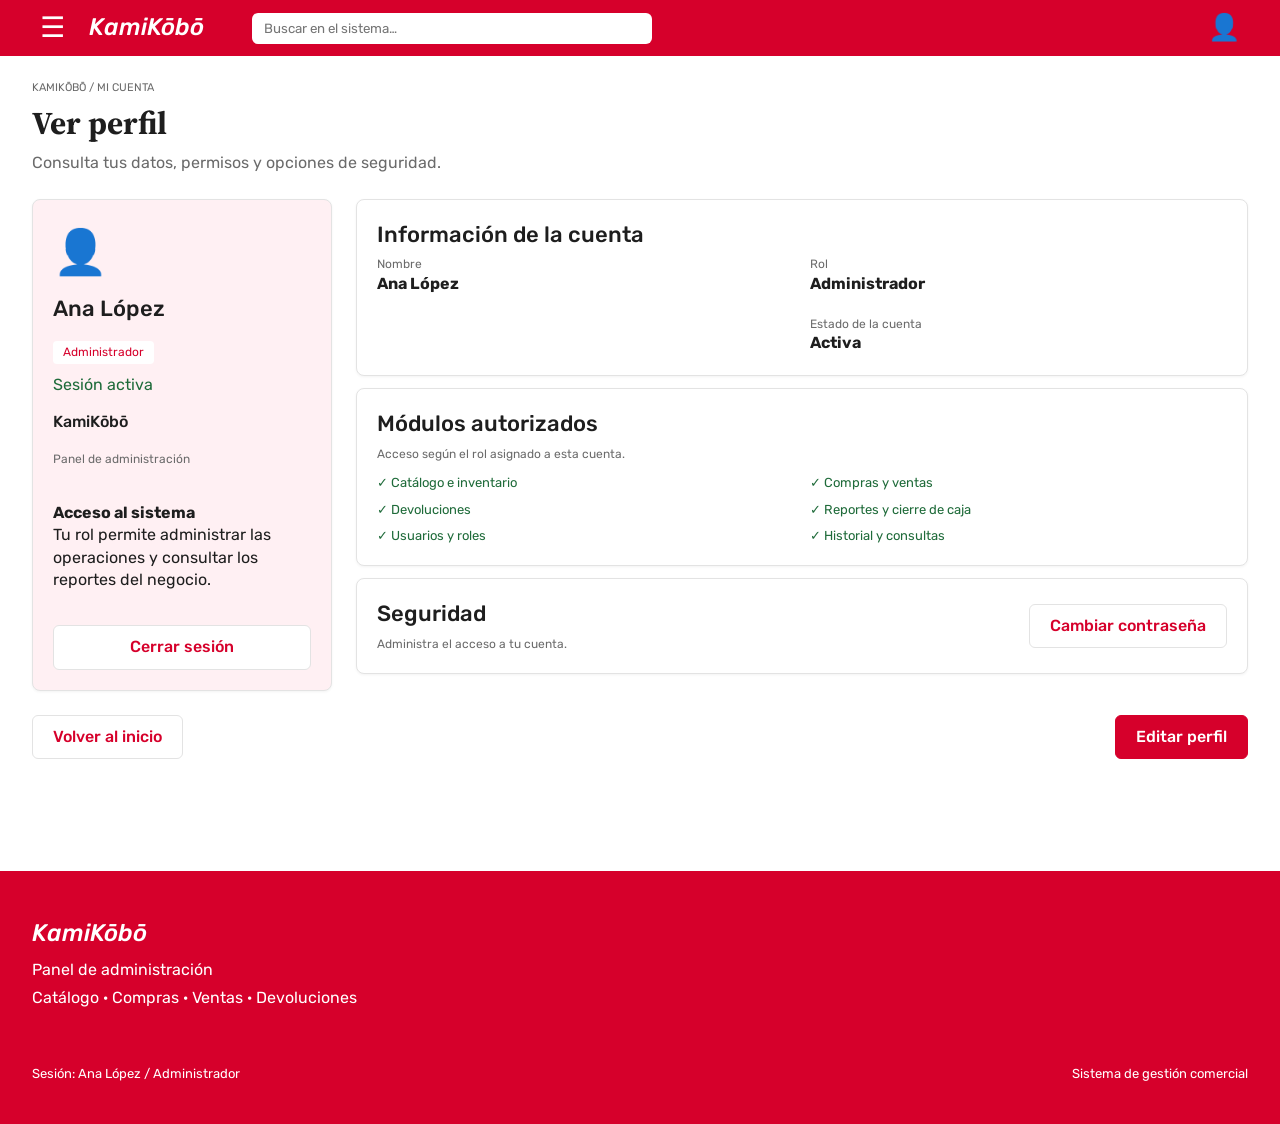
<file: pages/perfil.html>
<!DOCTYPE html>
<html lang="es">
<head>
  <meta charset="UTF-8">
  <title>Mi cuenta · KamiKōbō</title>
  <link rel="stylesheet" href="../css/global.css">
  <link rel="stylesheet" href="../css/componentes.css">
  <link rel="stylesheet" href="../css/interacciones.css">
  <link rel="stylesheet" href="../css/paginas/perfil.css">
</head>
<!-- Cambiar a data-rol="operador" para probar el rol Operador -->
<body data-rol="admin">

  <!-- ENCABEZADO (idéntico en todas las páginas; luego puede extraerse a un componente) -->
  <header class="encabezado">
    <div class="contenedor">
      <a class="boton-menu" href="#menu" aria-label="Abrir menú">☰</a>
      <a class="logo" href="dashboard.html">KamiKōbō</a>
      <input class="buscador" type="search" placeholder="Buscar en el sistema…" aria-label="Buscar en el sistema">
      <div class="zona-usuario">
        <a class="icono-usuario" href="#menu-usuario" aria-label="Menú de usuario">👤</a>
        <nav class="menu-usuario oculto" id="menu-usuario">
          <a href="perfil.html">Ver perfil</a>
          <a class="enlace-peligro" href="login.html">Cerrar sesión</a>
        </nav>
      </div>
    </div>
  </header>

  <!-- MENÚ LATERAL (se abre con :target; cierra con href="#cerrar") -->
  <div class="fondo-oscuro oculto" id="menu">
    <nav class="menu-lateral">
      <div class="menu-cabecera"><strong>NAVEGACIÓN</strong><a class="modal-cerrar" href="#cerrar" aria-label="Cerrar menú">✕</a></div>
      <a href="ventas.html">Punto de venta</a>
      <a href="inventario.html">Inventario</a>
      <a href="compras.html" data-rol="admin">Compras</a>
      <a href="devoluciones.html">Devoluciones</a>
      <a href="historial.html" data-rol="admin">Historial y Consultas</a>
      <a href="reportes.html" data-rol="admin">Reportes</a>
      <a href="usuarios.html" data-rol="admin">Usuarios y Roles</a>
      <a href="cierre-caja.html" data-rol="admin">Cierre de caja</a>
      <hr class="menu-separador">
      <p class="texto-ayuda">Panel de administración</p>
    </nav>
  </div>

  <main class="contenedor contenido">
    <p class="ruta-navegacion">KamiKōbō / MI CUENTA</p>
    <div class="encabezado-pagina">
      <div>
        <h1 class="titulo-pagina">Ver perfil</h1>
        <p class="subtitulo-pagina">Consulta tus datos, permisos y opciones de seguridad.</p>
      </div>
      
    </div>

    <div class="rejilla-perfil">
      <aside class="tarjeta tarjeta-rosa perfil-lateral">
        <span class="avatar" aria-hidden="true">👤</span>
        <h2 class="tarjeta-titulo"><span data-rol="admin">Ana López</span><span data-rol="operador">Luis Pérez</span></h2>
        <p><span class="insignia"><span data-rol="admin">Administrador</span><span data-rol="operador">Operador</span></span></p>
        <p class="texto-exito">Sesión activa</p>
        <p class="producto-nombre">KamiKōbō</p>
        <p class="texto-ayuda">Panel de administración</p>
        <div class="perfil-acceso">
          <p><strong>Acceso al sistema</strong></p>
          <p data-rol="admin">Tu rol permite administrar las operaciones y consultar los reportes del negocio.</p>
          <p data-rol="operador">Tu rol permite realizar ventas, registrar devoluciones y consultar el catálogo.</p>
        </div>
        <a class="boton-secundario boton-ancho" href="login.html">Cerrar sesión</a>
      </aside>

      <div class="columna">
        <section class="tarjeta">
          <h2 class="tarjeta-titulo">Información de la cuenta</h2>
          <!-- BACKEND: datos del usuario en sesión -->
          <div class="rejilla-formulario">
            <div><p class="texto-ayuda">Nombre</p><p><strong><span data-rol="admin">Ana López</span><span data-rol="operador">Luis Pérez</span></strong></p></div>
            <div><p class="texto-ayuda">Rol</p><p><strong><span data-rol="admin">Administrador</span><span data-rol="operador">Operador</span></strong></p>
              <p class="texto-ayuda estado-cuenta">Estado de la cuenta</p><p><strong>Activa</strong></p></div>
          </div>
        </section>

        <section class="tarjeta">
          <h2 class="tarjeta-titulo">Módulos autorizados</h2>
          <p class="texto-ayuda">Acceso según el rol asignado a esta cuenta.</p>
          <ul class="lista-modulos" data-rol="admin"><li>✓ Catálogo e inventario</li><li>✓ Compras y ventas</li><li>✓ Devoluciones</li><li>✓ Reportes y cierre de caja</li><li>✓ Usuarios y roles</li><li>✓ Historial y consultas</li></ul>
          <ul class="lista-modulos" data-rol="operador"><li>✓ Punto de venta</li><li>✓ Devoluciones</li><li>✓ Inventario (solo consulta)</li></ul>
        </section>

        <section class="tarjeta tarjeta-seguridad">
          <div>
            <h2 class="tarjeta-titulo">Seguridad</h2>
            <p class="texto-ayuda">Administra el acceso a tu cuenta.</p>
          </div>
          <a class="boton-secundario" href="#cerrar">Cambiar contraseña</a>
        </section>
      </div>
    </div>

    <div class="encabezado-pagina separador-boton">
      <a class="boton-secundario" href="dashboard.html">Volver al inicio</a>
      <a class="boton" href="#cerrar">Editar perfil</a>
    </div>
  </main>

  <!-- PIE DE PÁGINA (idéntico en todas las páginas) -->
  <footer class="pie-pagina">
    <div class="contenedor">
      <p class="logo">KamiKōbō</p>
      <p>Panel de administración</p>
      <p>Catálogo · Compras · Ventas · Devoluciones</p>
      <div class="pie-sesion">
        <span>Sesión: Ana López / Administrador</span>
        <span>Sistema de gestión comercial</span>
      </div>
    </div>
  </footer>

  <script src="../js/main.js" defer></script>
</body>
</html>
</file>
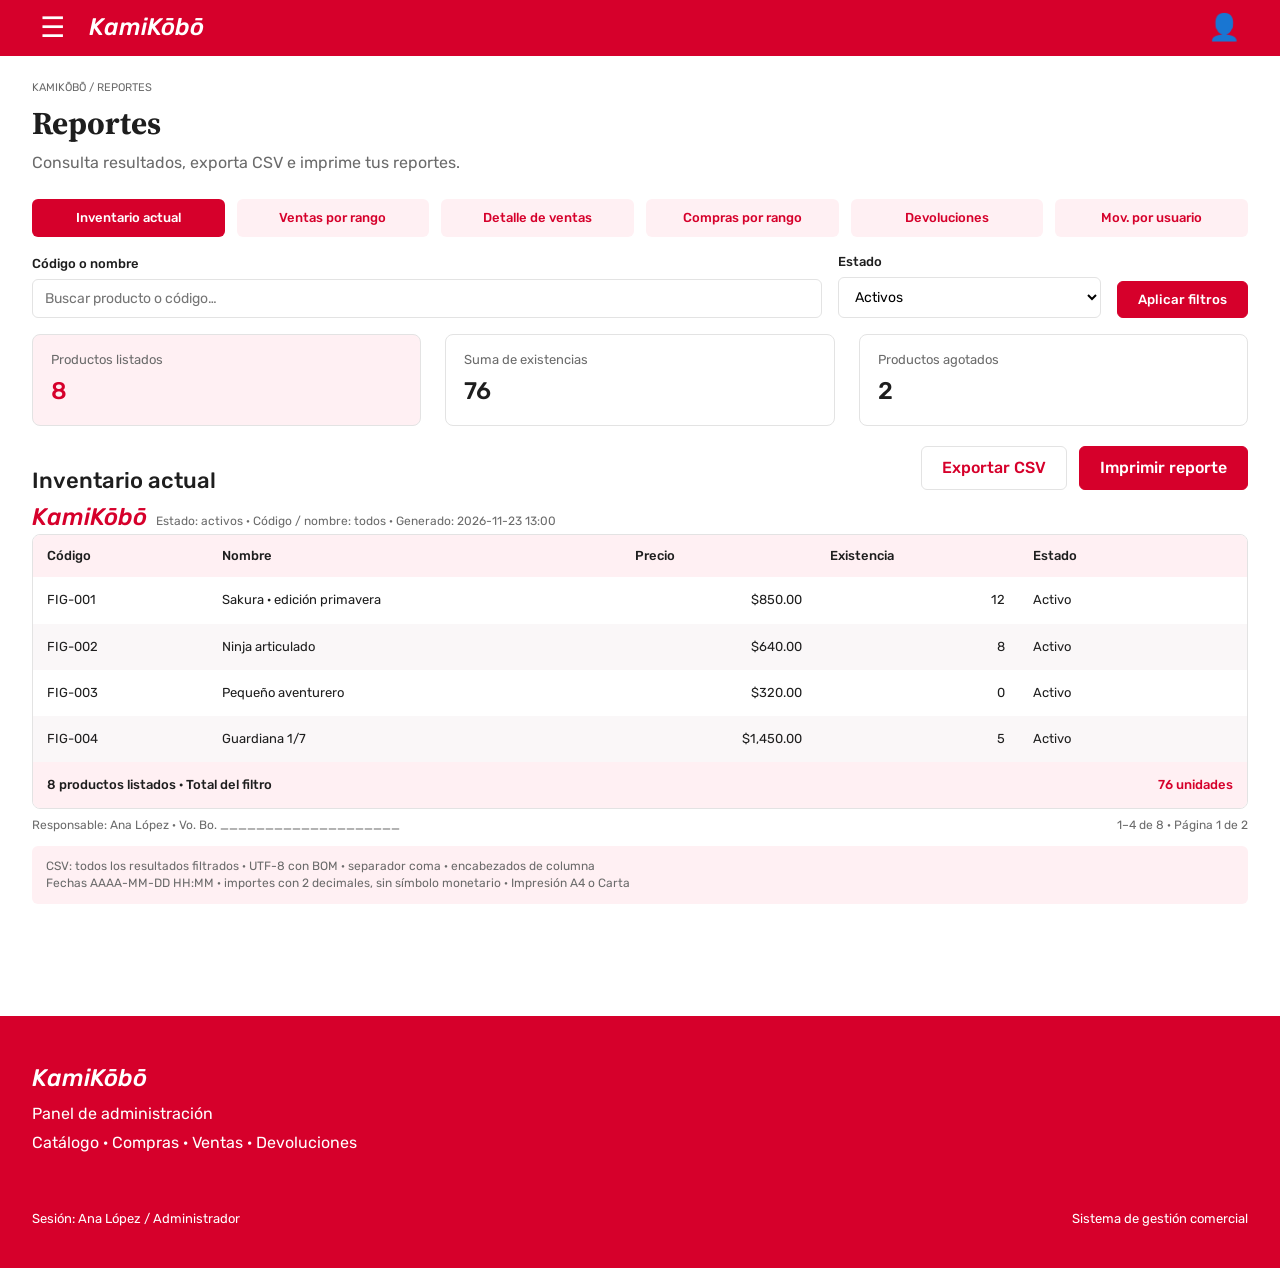
<file: pages/reportes.html>
<!DOCTYPE html>
<html lang="es">
<head>
  <meta charset="UTF-8">
  <title>Reportes · KamiKōbō</title>
  <link rel="stylesheet" href="../css/global.css">
  <link rel="stylesheet" href="../css/componentes.css">
  <link rel="stylesheet" href="../css/interacciones.css">
  <link rel="stylesheet" href="../css/paginas/reportes.css">
</head>
<!-- Cambiar a data-rol="operador" para probar el rol Operador -->
<body data-rol="admin">

  <!-- ENCABEZADO (idéntico en todas las páginas; luego puede extraerse a un componente) -->
  <header class="encabezado encabezado-simple">
    <div class="contenedor">
      <a class="boton-menu" href="#menu" aria-label="Abrir menú">☰</a>
      <a class="logo" href="dashboard.html">KamiKōbō</a>
      <div class="zona-usuario">
        <a class="icono-usuario" href="#menu-usuario" aria-label="Menú de usuario">👤</a>
        <nav class="menu-usuario oculto" id="menu-usuario">
          <a href="perfil.html">Ver perfil</a>
          <a class="enlace-peligro" href="login.html">Cerrar sesión</a>
        </nav>
      </div>
    </div>
  </header>

  <!-- MENÚ LATERAL (se abre con :target; cierra con href="#cerrar") -->
  <div class="fondo-oscuro oculto" id="menu">
    <nav class="menu-lateral">
      <div class="menu-cabecera"><strong>NAVEGACIÓN</strong><a class="modal-cerrar" href="#cerrar" aria-label="Cerrar menú">✕</a></div>
      <a href="ventas.html">Punto de venta</a>
      <a href="inventario.html">Inventario</a>
      <a href="compras.html" data-rol="admin">Compras</a>
      <a href="devoluciones.html">Devoluciones</a>
      <a href="historial.html" data-rol="admin">Historial y Consultas</a>
      <a href="reportes.html" data-rol="admin">Reportes</a>
      <a href="usuarios.html" data-rol="admin">Usuarios y Roles</a>
      <a href="cierre-caja.html" data-rol="admin">Cierre de caja</a>
      <hr class="menu-separador">
      <p class="texto-ayuda">Panel de administración</p>
    </nav>
  </div>

  <main class="contenedor contenido">
    <p class="ruta-navegacion">KamiKōbō / REPORTES</p>
    <div class="encabezado-pagina">
      <div>
        <h1 class="titulo-pagina">Reportes</h1>
        <p class="subtitulo-pagina no-imprimir">Consulta resultados, exporta CSV e imprime tus reportes.</p>
      </div>
      
    </div>

    <!-- Pestañas: el JS del equipo quita .oculto del panel elegido y mueve .activo a la pestaña -->
    <nav class="pestanas no-imprimir" aria-label="Tipos de reporte">
      <a class="pestana activo" href="#cerrar" data-panel="inventario">Inventario actual</a>
      <a class="pestana" href="#cerrar" data-panel="ventas">Ventas por rango</a>
      <a class="pestana" href="#cerrar" data-panel="detalle">Detalle de ventas</a>
      <a class="pestana" href="#cerrar" data-panel="compras">Compras por rango</a>
      <a class="pestana" href="#cerrar" data-panel="devoluciones">Devoluciones</a>
      <a class="pestana" href="#cerrar" data-panel="usuario">Mov. por usuario</a>
    </nav>

      <!-- Panel: Inventario actual (el JS del equipo cambia .oculto al hacer clic en la pestaña) -->
      <section class="panel-pestana" id="panel-inventario" data-panel="inventario">
        <form class="barra-filtros no-imprimir" action="#" method="get">
          <div class="campo campo-buscar"><label class="etiqueta" for="codigo-rep">Código o nombre</label><input class="entrada" type="search" id="codigo-rep" placeholder="Buscar producto o código…"></div>
          <div class="campo"><label class="etiqueta" for="estado-rep">Estado</label><select class="selector" id="estado-rep"><option>Activos</option><option>Inactivos</option><option>Todos</option></select></div>
          <button class="boton" type="submit">Aplicar filtros</button>
        </form>
        <div class="rejilla-kpis no-imprimir">
          <div class="indicador indicador-columna indicador-destacado"><span class="indicador-texto">Productos listados</span><span class="indicador-numero">8</span></div>
          <div class="indicador indicador-columna"><span class="indicador-texto">Suma de existencias</span><span class="indicador-numero">76</span></div>
          <div class="indicador indicador-columna"><span class="indicador-texto">Productos agotados</span><span class="indicador-numero">2</span></div>
        </div>

        <!-- Cabecera solo para impresión (A4 / Carta) -->
        <div class="solo-impresion cabecera-impresion">
          <p class="logo logo-rojo">KamiKōbō</p>
          <p class="texto-ayuda">Sistema de gestión comercial</p>
          <hr class="linea-roja">
          <h2 class="titulo-impresion">Inventario actual</h2>
          <p>Estado: activos</p>
          <p>Código / nombre: todos</p>
          <p class="texto-ayuda">Generado: 2026-11-23 13:00</p>
        </div>

        <div class="encabezado-pagina no-imprimir">
          <h2 class="seccion-titulo">Inventario actual</h2>
          <div class="grupo-acciones">
            <a class="boton-secundario" href="#cerrar">Exportar CSV</a>
            <a class="boton" href="#cerrar">Imprimir reporte</a>
          </div>
        </div>
        <p class="texto-ayuda no-imprimir"><span class="logo logo-rojo">KamiKōbō</span> &nbsp; Estado: activos · Código / nombre: todos · Generado: 2026-11-23 13:00</p>

        <!-- BACKEND: filas del reporte según los filtros -->
        <div class="tabla-contenedor">
          <table class="tabla">
            <thead><tr><th>Código</th><th>Nombre</th><th class="texto-derecha">Precio</th><th class="texto-derecha">Existencia</th><th>Estado</th></tr></thead>
            <tbody>
          <tr><td>FIG-001</td><td>Sakura · edición primavera</td><td class="texto-derecha">$850.00</td><td class="texto-derecha">12</td><td>Activo</td></tr>
          <tr class="fila-alterna"><td>FIG-002</td><td>Ninja articulado</td><td class="texto-derecha">$640.00</td><td class="texto-derecha">8</td><td>Activo</td></tr>
          <tr><td>FIG-003</td><td>Pequeño aventurero</td><td class="texto-derecha">$320.00</td><td class="texto-derecha">0</td><td>Activo</td></tr>
          <tr class="fila-alterna"><td>FIG-004</td><td>Guardiana 1/7</td><td class="texto-derecha">$1,450.00</td><td class="texto-derecha">5</td><td>Activo</td></tr>
              <tr class="fila-total"><td colspan="4">8 productos listados · Total del filtro</td><td class="texto-derecha texto-principal">76 unidades</td></tr>
            </tbody>
          </table>
        </div>
        
        <div class="tabla-pie">
          <span class="firma">Responsable: Ana López · Vo. Bo. ____________________</span>
          <span>1–4 de 8 · Página 1 de 2</span>
        </div>

        <!-- Firma y número de página: solo impresión -->
        <div class="solo-impresion">
          <p class="firma-responsable">Responsable: Ana López · Administrador</p>
          <hr class="linea-firma">
          <p class="firma">Firma / Vo. Bo.</p>
          <p class="pie-impresion"><span>KamiKōbō · Inventario actual</span><span>Página 1 de 1</span></p>
        </div>

        <div class="nota-formato no-imprimir">
          CSV: todos los resultados filtrados · UTF-8 con BOM · separador coma · encabezados de columna<br>
          Fechas AAAA-MM-DD HH:MM · importes con 2 decimales, sin símbolo monetario · Impresión A4 o Carta
        </div>
      </section>
      <!-- Panel: Ventas por rango (el JS del equipo cambia .oculto al hacer clic en la pestaña) -->
      <section class="panel-pestana oculto" id="panel-ventas" data-panel="ventas">
        <form class="barra-filtros no-imprimir" action="#" method="get">
          <div class="campo"><label class="etiqueta" for="desde-v">Desde</label><input class="entrada" type="text" id="desde-v" value="2026-11-23"></div>
          <div class="campo"><label class="etiqueta" for="hasta-v">Hasta</label><input class="entrada" type="text" id="hasta-v" value="2026-11-23"></div>
          <div class="campo"><label class="etiqueta" for="usr-v">Usuario / cajero</label><select class="selector" id="usr-v"><option>Todos</option></select></div>
          <div class="campo"><span class="etiqueta">Periodo</span><div class="grupo-opciones"><a class="opcion activo" href="#cerrar">Diario</a><a class="opcion" href="#cerrar">Semanal</a><a class="opcion" href="#cerrar">Mensual</a></div></div>
          <button class="boton" type="submit">Aplicar filtros</button>
        </form>
        <div class="rejilla-kpis no-imprimir">
          <div class="indicador indicador-columna indicador-destacado"><span class="indicador-texto">Total facturado</span><span class="indicador-numero">$4,000.00</span></div>
          <div class="indicador indicador-columna"><span class="indicador-texto">Tickets emitidos</span><span class="indicador-numero">4</span></div>
          <div class="indicador indicador-columna"><span class="indicador-texto">Ticket promedio</span><span class="indicador-numero">$1,000.00</span></div>
        </div>

        <!-- Cabecera solo para impresión (A4 / Carta) -->
        <div class="solo-impresion cabecera-impresion">
          <p class="logo logo-rojo">KamiKōbō</p>
          <p class="texto-ayuda">Sistema de gestión comercial</p>
          <hr class="linea-roja">
          <h2 class="titulo-impresion">Ventas por rango</h2>
          <p>Periodo: 2026-11-23 a 2026-11-23</p>
          <p>Cajero: todos los cajeros</p>
          <p class="texto-ayuda">Generado: 2026-11-23 13:00</p>
        </div>

        <div class="encabezado-pagina no-imprimir">
          <h2 class="seccion-titulo">Ventas por rango</h2>
          <div class="grupo-acciones">
            <a class="boton-secundario" href="#cerrar">Exportar CSV</a>
            <a class="boton" href="#cerrar">Imprimir reporte</a>
          </div>
        </div>
        <p class="texto-ayuda no-imprimir"><span class="logo logo-rojo">KamiKōbō</span> &nbsp; 2026-11-23 a 2026-11-23 · Todos los cajeros · Generado: 2026-11-23 13:00</p>

        <!-- BACKEND: filas del reporte según los filtros -->
        <div class="tabla-contenedor">
          <table class="tabla">
            <thead><tr><th>Folio</th><th>Fecha y hora</th><th>Cajero</th><th class="texto-derecha">Subtotal</th><th class="texto-derecha">IVA</th><th class="texto-derecha">Total</th></tr></thead>
            <tbody>
          <tr data-folio="VTA-2026-0321"><td>VTA-2026-0321</td><td>2026-11-23 12:40</td><td>Ana López</td><td class="texto-derecha">$1,000.00</td><td class="texto-derecha">$0.00</td><td class="texto-derecha">$1,000.00</td></tr>
          <tr class="fila-alterna" data-folio="VTA-2026-0320"><td>VTA-2026-0320</td><td>2026-11-23 11:20</td><td>Luis Pérez</td><td class="texto-derecha">$1,250.00</td><td class="texto-derecha">$0.00</td><td class="texto-derecha">$1,250.00</td></tr>
          <tr data-folio="VTA-2026-0319"><td>VTA-2026-0319</td><td>2026-11-23 10:35</td><td>Ana López</td><td class="texto-derecha">$750.00</td><td class="texto-derecha">$0.00</td><td class="texto-derecha">$750.00</td></tr>
          <tr class="fila-alterna" data-folio="VTA-2026-0318"><td>VTA-2026-0318</td><td>2026-11-23 09:10</td><td>Luis Pérez</td><td class="texto-derecha">$1,000.00</td><td class="texto-derecha">$0.00</td><td class="texto-derecha">$1,000.00</td></tr>
              <tr class="fila-total"><td colspan="3">Total · 4 tickets</td><td class="texto-derecha">$4,000.00</td><td class="texto-derecha">$0.00</td><td class="texto-derecha texto-principal">$4,000.00</td></tr>
            </tbody>
          </table>
        </div>
        <p class="solo-impresion resumen-impresion"><span>4 tickets emitidos</span><span>Ticket promedio: $1,000.00</span></p>
        <div class="tabla-pie">
          <span class="firma">Responsable: Ana López · Vo. Bo. ____________________</span>
          <span>4 registros · Página 1 de 1</span>
        </div>

        <!-- Firma y número de página: solo impresión -->
        <div class="solo-impresion">
          <p class="firma-responsable">Responsable: Ana López · Administrador</p>
          <hr class="linea-firma">
          <p class="firma">Firma / Vo. Bo.</p>
          <p class="pie-impresion"><span>KamiKōbō · Ventas por rango</span><span>Página 1 de 1</span></p>
        </div>

        <div class="nota-formato no-imprimir">
          CSV: todos los resultados filtrados · UTF-8 con BOM · separador coma · encabezados de columna<br>
          Fechas AAAA-MM-DD HH:MM · importes con 2 decimales, sin símbolo monetario · Impresión A4 o Carta
        </div>
      </section>
      <!-- Panel: Detalle de ventas (el JS del equipo cambia .oculto al hacer clic en la pestaña) -->
      <section class="panel-pestana oculto" id="panel-detalle" data-panel="detalle">
        <form class="barra-filtros no-imprimir" action="#" method="get">
          <div class="campo"><label class="etiqueta" for="desde-d">Desde</label><input class="entrada" type="text" id="desde-d" value="2026-11-23"></div>
          <div class="campo"><label class="etiqueta" for="hasta-d">Hasta</label><input class="entrada" type="text" id="hasta-d" value="2026-11-23"></div>
          <div class="campo"><label class="etiqueta" for="usr-d">Usuario / cajero</label><select class="selector" id="usr-d"><option>Todos</option></select></div>
          <div class="campo"><span class="etiqueta">Periodo</span><div class="grupo-opciones"><a class="opcion activo" href="#cerrar">Diario</a><a class="opcion" href="#cerrar">Semanal</a><a class="opcion" href="#cerrar">Mensual</a></div></div>
          <button class="boton" type="submit">Aplicar filtros</button>
        </form>
        <div class="rejilla-kpis no-imprimir">
          <div class="indicador indicador-columna indicador-destacado"><span class="indicador-texto">Importe acumulado</span><span class="indicador-numero">$4,000.00</span></div>
          <div class="indicador indicador-columna"><span class="indicador-texto">Unidades vendidas</span><span class="indicador-numero">4</span></div>
          <div class="indicador indicador-columna"><span class="indicador-texto">Tickets incluidos</span><span class="indicador-numero">4</span></div>
        </div>

        <!-- Cabecera solo para impresión (A4 / Carta) -->
        <div class="solo-impresion cabecera-impresion">
          <p class="logo logo-rojo">KamiKōbō</p>
          <p class="texto-ayuda">Sistema de gestión comercial</p>
          <hr class="linea-roja">
          <h2 class="titulo-impresion">Detalle de ventas</h2>
          <p>Periodo: 2026-11-23 a 2026-11-23</p>
          <p>Cajero: todos los cajeros</p>
          <p class="texto-ayuda">Generado: 2026-11-23 13:00</p>
        </div>

        <div class="encabezado-pagina no-imprimir">
          <h2 class="seccion-titulo">Detalle de ventas</h2>
          <div class="grupo-acciones">
            <a class="boton-secundario" href="#cerrar">Exportar CSV</a>
            <a class="boton" href="#cerrar">Imprimir reporte</a>
          </div>
        </div>
        <p class="texto-ayuda no-imprimir"><span class="logo logo-rojo">KamiKōbō</span> &nbsp; 2026-11-23 a 2026-11-23 · Todos los cajeros · Generado: 2026-11-23 13:00</p>

        <!-- BACKEND: filas del reporte según los filtros -->
        <div class="tabla-contenedor">
          <table class="tabla">
            <thead><tr><th>Fecha y hora</th><th>Folio</th><th>Código</th><th>Nombre</th><th class="texto-derecha">Cant.</th><th class="texto-derecha">Precio unitario</th><th class="texto-derecha">Importe</th></tr></thead>
            <tbody>
          <tr><td>2026-11-23 12:40</td><td>VTA-2026-0321</td><td>FIG-009</td><td>Reze - lovers</td><td class="texto-derecha">1</td><td class="texto-derecha">$1,000.00</td><td class="texto-derecha">$1,000.00</td></tr>
          <tr class="fila-alterna"><td>2026-11-23 11:20</td><td>VTA-2026-0320</td><td>FIG-010</td><td>Figura de colección</td><td class="texto-derecha">1</td><td class="texto-derecha">$1,250.00</td><td class="texto-derecha">$1,250.00</td></tr>
          <tr><td>2026-11-23 10:35</td><td>VTA-2026-0319</td><td>FIG-011</td><td>Figura especial</td><td class="texto-derecha">1</td><td class="texto-derecha">$750.00</td><td class="texto-derecha">$750.00</td></tr>
          <tr class="fila-alterna"><td>2026-11-23 09:10</td><td>VTA-2026-0318</td><td>FIG-009</td><td>Reze - lovers</td><td class="texto-derecha">1</td><td class="texto-derecha">$1,000.00</td><td class="texto-derecha">$1,000.00</td></tr>
              <tr class="fila-total"><td colspan="6">4 unidades vendidas · 4 líneas de detalle</td><td class="texto-derecha texto-principal">$4,000.00</td></tr>
            </tbody>
          </table>
        </div>
        
        <div class="tabla-pie">
          <span class="firma">Responsable: Ana López · Vo. Bo. ____________________</span>
          <span>4 registros · Página 1 de 1</span>
        </div>

        <!-- Firma y número de página: solo impresión -->
        <div class="solo-impresion">
          <p class="firma-responsable">Responsable: Ana López · Administrador</p>
          <hr class="linea-firma">
          <p class="firma">Firma / Vo. Bo.</p>
          <p class="pie-impresion"><span>KamiKōbō · Detalle de ventas</span><span>Página 1 de 1</span></p>
        </div>

        <div class="nota-formato no-imprimir">
          CSV: todos los resultados filtrados · UTF-8 con BOM · separador coma · encabezados de columna<br>
          Fechas AAAA-MM-DD HH:MM · importes con 2 decimales, sin símbolo monetario · Impresión A4 o Carta
        </div>
      </section>
      <!-- Panel: Compras por rango (el JS del equipo cambia .oculto al hacer clic en la pestaña) -->
      <section class="panel-pestana oculto" id="panel-compras" data-panel="compras">
        <form class="barra-filtros no-imprimir" action="#" method="get">
          <div class="campo"><label class="etiqueta" for="desde-c">Desde</label><input class="entrada" type="text" id="desde-c" value="2026-11-23"></div>
          <div class="campo"><label class="etiqueta" for="hasta-c">Hasta</label><input class="entrada" type="text" id="hasta-c" value="2026-11-23"></div>
          <div class="campo"><label class="etiqueta" for="usr-c">Proveedor</label><select class="selector" id="usr-c"><option>Todos</option><option>Distribuidora Sakura</option></select></div>
          <div class="campo"><span class="etiqueta">Periodo</span><div class="grupo-opciones"><a class="opcion activo" href="#cerrar">Diario</a><a class="opcion" href="#cerrar">Semanal</a><a class="opcion" href="#cerrar">Mensual</a></div></div>
          <button class="boton" type="submit">Aplicar filtros</button>
        </form>
        <div class="rejilla-kpis no-imprimir">
          <div class="indicador indicador-columna indicador-destacado"><span class="indicador-texto">Importe total comprado</span><span class="indicador-numero">$26,920.00</span></div>
          <div class="indicador indicador-columna"><span class="indicador-texto">Compras confirmadas</span><span class="indicador-numero">4</span></div>
          <div class="indicador indicador-columna"><span class="indicador-texto">Proveedores incluidos</span><span class="indicador-numero">1</span></div>
        </div>

        <!-- Cabecera solo para impresión (A4 / Carta) -->
        <div class="solo-impresion cabecera-impresion">
          <p class="logo logo-rojo">KamiKōbō</p>
          <p class="texto-ayuda">Sistema de gestión comercial</p>
          <hr class="linea-roja">
          <h2 class="titulo-impresion">Compras por rango</h2>
          <p>Periodo: 2026-11-23 a 2026-11-23</p>
          <p>Proveedor: todos los proveedores</p>
          <p class="texto-ayuda">Generado: 2026-11-23 13:00</p>
        </div>

        <div class="encabezado-pagina no-imprimir">
          <h2 class="seccion-titulo">Compras por rango</h2>
          <div class="grupo-acciones">
            <a class="boton-secundario" href="#cerrar">Exportar CSV</a>
            <a class="boton" href="#cerrar">Imprimir reporte</a>
          </div>
        </div>
        <p class="texto-ayuda no-imprimir"><span class="logo logo-rojo">KamiKōbō</span> &nbsp; 2026-11-23 a 2026-11-23 · Todos los proveedores · Generado: 2026-11-23 13:00</p>

        <!-- BACKEND: filas del reporte según los filtros -->
        <div class="tabla-contenedor">
          <table class="tabla">
            <thead><tr><th>Folio</th><th>Fecha y hora</th><th>Proveedor</th><th class="texto-derecha">Total</th></tr></thead>
            <tbody>
          <tr data-folio="CMP-2026-0147"><td>CMP-2026-0147</td><td>2026-11-23 12:10</td><td>Distribuidora Sakura</td><td class="texto-derecha">$16,380.00</td></tr>
          <tr class="fila-alterna" data-folio="CMP-2026-0146"><td>CMP-2026-0146</td><td>2026-11-23 11:05</td><td>Distribuidora Sakura</td><td class="texto-derecha">$6,400.00</td></tr>
          <tr data-folio="CMP-2026-0145"><td>CMP-2026-0145</td><td>2026-11-23 10:20</td><td>Distribuidora Sakura</td><td class="texto-derecha">$2,940.00</td></tr>
          <tr class="fila-alterna" data-folio="CMP-2026-0144"><td>CMP-2026-0144</td><td>2026-11-23 09:15</td><td>Distribuidora Sakura</td><td class="texto-derecha">$1,200.00</td></tr>
              <tr class="fila-total"><td colspan="3">Total · 4 compras confirmadas</td><td class="texto-derecha texto-principal">$26,920.00</td></tr>
            </tbody>
          </table>
        </div>
        
        <div class="tabla-pie">
          <span class="firma">Responsable: Ana López · Vo. Bo. ____________________</span>
          <span>4 registros · Página 1 de 1</span>
        </div>

        <!-- Firma y número de página: solo impresión -->
        <div class="solo-impresion">
          <p class="firma-responsable">Responsable: Ana López · Administrador</p>
          <hr class="linea-firma">
          <p class="firma">Firma / Vo. Bo.</p>
          <p class="pie-impresion"><span>KamiKōbō · Compras por rango</span><span>Página 1 de 1</span></p>
        </div>

        <div class="nota-formato no-imprimir">
          CSV: todos los resultados filtrados · UTF-8 con BOM · separador coma · encabezados de columna<br>
          Fechas AAAA-MM-DD HH:MM · importes con 2 decimales, sin símbolo monetario · Impresión A4 o Carta
        </div>
      </section>
      <!-- Panel: Devoluciones (el JS del equipo cambia .oculto al hacer clic en la pestaña) -->
      <section class="panel-pestana oculto" id="panel-devoluciones" data-panel="devoluciones">
        <form class="barra-filtros no-imprimir" action="#" method="get">
          <div class="campo"><label class="etiqueta" for="desde-r">Desde</label><input class="entrada" type="text" id="desde-r" value="2026-11-23"></div>
          <div class="campo"><label class="etiqueta" for="hasta-r">Hasta</label><input class="entrada" type="text" id="hasta-r" value="2026-11-23"></div>
          <div class="campo"><label class="etiqueta" for="usr-r">Usuario / cajero</label><select class="selector" id="usr-r"><option>Todos</option></select></div>
          <div class="campo"><span class="etiqueta">Periodo</span><div class="grupo-opciones"><a class="opcion activo" href="#cerrar">Diario</a><a class="opcion" href="#cerrar">Semanal</a><a class="opcion" href="#cerrar">Mensual</a></div></div>
          <button class="boton" type="submit">Aplicar filtros</button>
        </form>
        <div class="rejilla-kpis no-imprimir">
          <div class="indicador indicador-columna indicador-destacado"><span class="indicador-texto">Importe devuelto</span><span class="indicador-numero">$480.00</span></div>
          <div class="indicador indicador-columna"><span class="indicador-texto">Devoluciones registradas</span><span class="indicador-numero">1</span></div>
          <div class="indicador indicador-columna"><span class="indicador-texto">Unidades devueltas</span><span class="indicador-numero">1</span></div>
        </div>

        <!-- Cabecera solo para impresión (A4 / Carta) -->
        <div class="solo-impresion cabecera-impresion">
          <p class="logo logo-rojo">KamiKōbō</p>
          <p class="texto-ayuda">Sistema de gestión comercial</p>
          <hr class="linea-roja">
          <h2 class="titulo-impresion">Devoluciones</h2>
          <p>Periodo: 2026-11-23 a 2026-11-23</p>
          <p>Usuario: todos los usuarios</p>
          <p class="texto-ayuda">Generado: 2026-11-23 13:00</p>
        </div>

        <div class="encabezado-pagina no-imprimir">
          <h2 class="seccion-titulo">Devoluciones</h2>
          <div class="grupo-acciones">
            <a class="boton-secundario" href="#cerrar">Exportar CSV</a>
            <a class="boton" href="#cerrar">Imprimir reporte</a>
          </div>
        </div>
        <p class="texto-ayuda no-imprimir"><span class="logo logo-rojo">KamiKōbō</span> &nbsp; 2026-11-23 a 2026-11-23 · Todos los usuarios · Generado: 2026-11-23 13:00</p>

        <!-- BACKEND: filas del reporte según los filtros -->
        <div class="tabla-contenedor">
          <table class="tabla">
            <thead><tr><th>Folio</th><th>Fecha y hora</th><th>Usuario</th><th>Motivo</th><th class="texto-derecha">Unidades</th><th class="texto-derecha">Importe</th></tr></thead>
            <tbody>
          <tr data-folio="DEV-2026-0028"><td>DEV-2026-0028</td><td>2026-11-23 12:55</td><td>Ana López</td><td>Empaque dañado</td><td class="texto-derecha">1</td><td class="texto-derecha">$480.00</td></tr>
              <tr class="fila-total"><td colspan="5">Total · 1 devolución</td><td class="texto-derecha texto-principal">$480.00</td></tr>
            </tbody>
          </table>
        </div>
        
        <div class="tabla-pie">
          <span class="firma">Responsable: Ana López · Vo. Bo. ____________________</span>
          <span>1 registro · Página 1 de 1</span>
        </div>

        <!-- Firma y número de página: solo impresión -->
        <div class="solo-impresion">
          <p class="firma-responsable">Responsable: Ana López · Administrador</p>
          <hr class="linea-firma">
          <p class="firma">Firma / Vo. Bo.</p>
          <p class="pie-impresion"><span>KamiKōbō · Devoluciones</span><span>Página 1 de 1</span></p>
        </div>

        <div class="nota-formato no-imprimir">
          CSV: todos los resultados filtrados · UTF-8 con BOM · separador coma · encabezados de columna<br>
          Fechas AAAA-MM-DD HH:MM · importes con 2 decimales, sin símbolo monetario · Impresión A4 o Carta
        </div>
      </section>
      <!-- Panel: Movimientos por usuario (el JS del equipo cambia .oculto al hacer clic en la pestaña) -->
      <section class="panel-pestana oculto" id="panel-usuario" data-panel="usuario">
        <form class="barra-filtros no-imprimir" action="#" method="get">
          <div class="campo"><label class="etiqueta" for="desde-u">Desde</label><input class="entrada" type="text" id="desde-u" value="2026-11-23"></div>
          <div class="campo"><label class="etiqueta" for="hasta-u">Hasta</label><input class="entrada" type="text" id="hasta-u" value="2026-11-23"></div>
          <div class="campo"><label class="etiqueta" for="usr-u">Usuario / cajero</label><select class="selector" id="usr-u"><option>Ana López</option><option>Luis Pérez</option></select></div>
          <div class="campo"><span class="etiqueta">Periodo</span><div class="grupo-opciones"><a class="opcion activo" href="#cerrar">Diario</a><a class="opcion" href="#cerrar">Semanal</a><a class="opcion" href="#cerrar">Mensual</a></div></div>
          <button class="boton" type="submit">Aplicar filtros</button>
        </form>
        <div class="rejilla-kpis no-imprimir">
          <div class="indicador indicador-columna indicador-destacado"><span class="indicador-texto">Ventas del usuario</span><span class="indicador-numero">$1,750.00</span></div>
          <div class="indicador indicador-columna"><span class="indicador-texto">Compras del usuario</span><span class="indicador-numero">$26,920.00</span></div>
          <div class="indicador indicador-columna"><span class="indicador-texto">Devoluciones del usuario</span><span class="indicador-numero">$480.00</span></div>
        </div>

        <!-- Cabecera solo para impresión (A4 / Carta) -->
        <div class="solo-impresion cabecera-impresion">
          <p class="logo logo-rojo">KamiKōbō</p>
          <p class="texto-ayuda">Sistema de gestión comercial</p>
          <hr class="linea-roja">
          <h2 class="titulo-impresion">Movimientos por usuario</h2>
          <p>Periodo: 2026-11-23 a 2026-11-23 · diario</p>
          <p>Usuario: Ana López</p>
          <p class="texto-ayuda">Generado: 2026-11-23 13:00</p>
        </div>

        <div class="encabezado-pagina no-imprimir">
          <h2 class="seccion-titulo">Movimientos por usuario</h2>
          <div class="grupo-acciones">
            <a class="boton-secundario" href="#cerrar">Exportar CSV</a>
            <a class="boton" href="#cerrar">Imprimir reporte</a>
          </div>
        </div>
        <p class="texto-ayuda no-imprimir"><span class="logo logo-rojo">KamiKōbō</span> &nbsp; 2026-11-23 a 2026-11-23 · Ana López · Periodo diario · Generado: 2026-11-23 13:00</p>

        <!-- BACKEND: filas del reporte según los filtros -->
        <div class="tabla-contenedor">
          <table class="tabla">
            <thead><tr><th>Fecha y hora</th><th>Folio</th><th>Movimiento</th><th>Usuario</th><th class="texto-derecha">Unidades</th><th class="texto-derecha">Importe</th></tr></thead>
            <tbody>
          <tr><td>2026-11-23 12:55</td><td>DEV-2026-0028</td><td>Devolución</td><td>Ana López</td><td class="texto-derecha">1</td><td class="texto-derecha">$480.00</td></tr>
          <tr class="fila-alterna"><td>2026-11-23 12:40</td><td>VTA-2026-0321</td><td>Venta</td><td>Ana López</td><td class="texto-derecha">1</td><td class="texto-derecha">$1,000.00</td></tr>
          <tr><td>2026-11-23 12:10</td><td>CMP-2026-0147</td><td>Compra</td><td>Ana López</td><td class="texto-derecha">26</td><td class="texto-derecha">$16,380.00</td></tr>
          <tr class="fila-alterna"><td>2026-11-23 10:35</td><td>VTA-2026-0319</td><td>Venta</td><td>Ana López</td><td class="texto-derecha">1</td><td class="texto-derecha">$750.00</td></tr>
              <tr class="fila-total"><td colspan="5">7 movimientos · Ventas netas (ventas − devoluciones)</td><td class="texto-derecha texto-principal">$1,270.00</td></tr>
            </tbody>
          </table>
        </div>
        
        <div class="tabla-pie">
          <span class="firma">Responsable: Ana López · Vo. Bo. ____________________</span>
          <span>1–4 de 7 · Página 1 de 2</span>
        </div>

        <!-- Firma y número de página: solo impresión -->
        <div class="solo-impresion">
          <p class="firma-responsable">Responsable: Ana López · Administrador</p>
          <hr class="linea-firma">
          <p class="firma">Firma / Vo. Bo.</p>
          <p class="pie-impresion"><span>KamiKōbō · Movimientos por usuario</span><span>Página 1 de 1</span></p>
        </div>

        <div class="nota-formato no-imprimir">
          CSV: todos los resultados filtrados · UTF-8 con BOM · separador coma · encabezados de columna<br>
          Fechas AAAA-MM-DD HH:MM · importes con 2 decimales, sin símbolo monetario · Impresión A4 o Carta
        </div>
      </section>

  </main>

  <!-- PIE DE PÁGINA (idéntico en todas las páginas) -->
  <footer class="pie-pagina">
    <div class="contenedor">
      <p class="logo">KamiKōbō</p>
      <p>Panel de administración</p>
      <p>Catálogo · Compras · Ventas · Devoluciones</p>
      <div class="pie-sesion">
        <span>Sesión: Ana López / Administrador</span>
        <span>Sistema de gestión comercial</span>
      </div>
    </div>
  </footer>

  <script src="../js/main.js" defer></script>
</body>
</html>
</file>
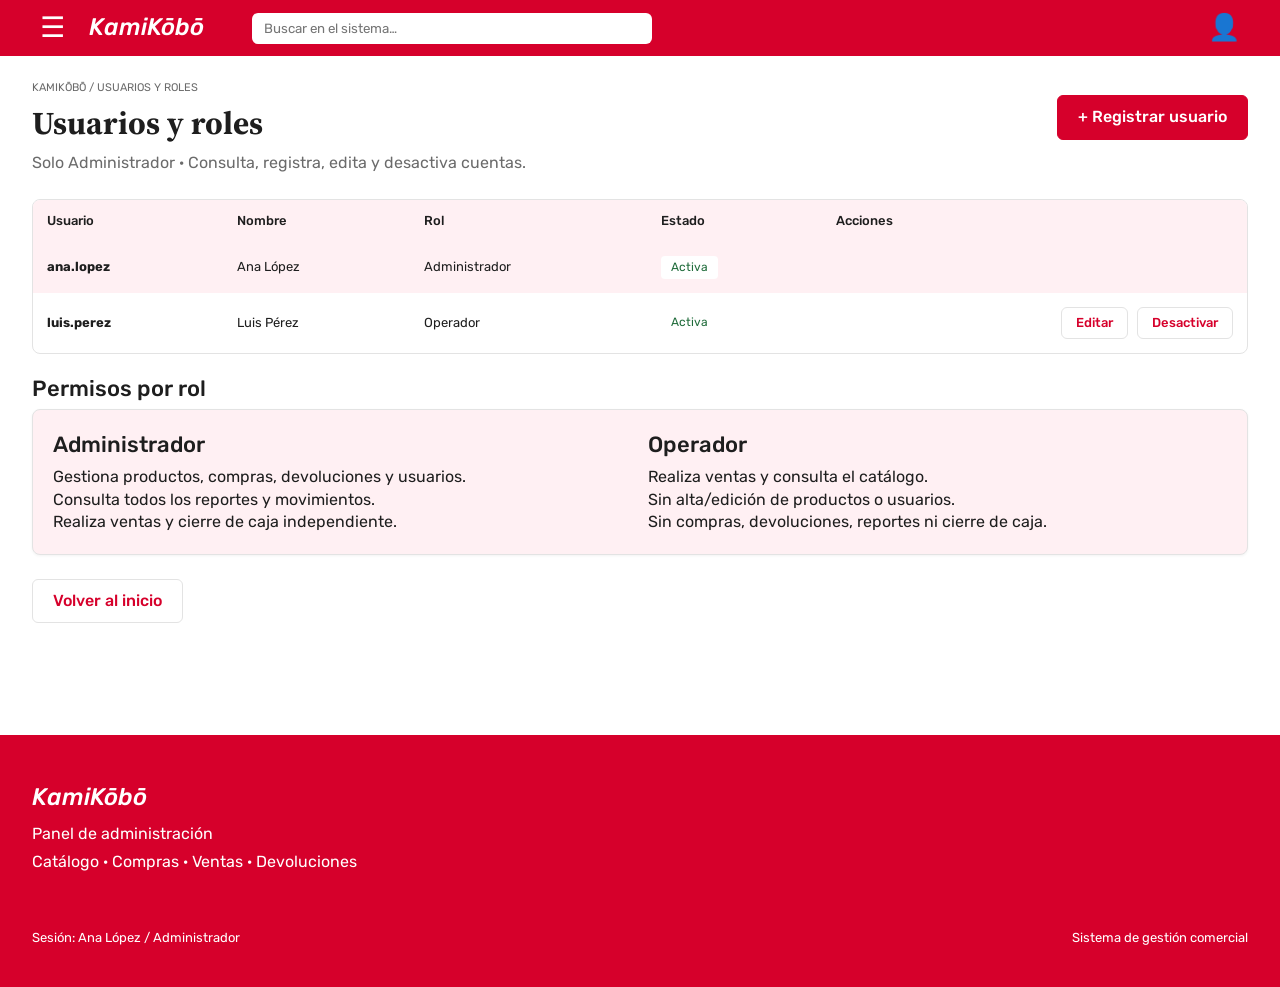
<file: pages/usuarios.html>
<!DOCTYPE html>
<html lang="es">
<head>
  <meta charset="UTF-8">
  <title>Usuarios y roles · KamiKōbō</title>
  <link rel="stylesheet" href="../css/global.css">
  <link rel="stylesheet" href="../css/componentes.css">
  <link rel="stylesheet" href="../css/interacciones.css">
  <link rel="stylesheet" href="../css/paginas/usuarios.css">
</head>
<!-- Cambiar a data-rol="operador" para probar el rol Operador -->
<body data-rol="admin">

  <!-- ENCABEZADO (idéntico en todas las páginas; luego puede extraerse a un componente) -->
  <header class="encabezado">
    <div class="contenedor">
      <a class="boton-menu" href="#menu" aria-label="Abrir menú">☰</a>
      <a class="logo" href="dashboard.html">KamiKōbō</a>
      <input class="buscador" type="search" placeholder="Buscar en el sistema…" aria-label="Buscar en el sistema">
      <div class="zona-usuario">
        <a class="icono-usuario" href="#menu-usuario" aria-label="Menú de usuario">👤</a>
        <nav class="menu-usuario oculto" id="menu-usuario">
          <a href="perfil.html">Ver perfil</a>
          <a class="enlace-peligro" href="login.html">Cerrar sesión</a>
        </nav>
      </div>
    </div>
  </header>

  <!-- MENÚ LATERAL (se abre con :target; cierra con href="#cerrar") -->
  <div class="fondo-oscuro oculto" id="menu">
    <nav class="menu-lateral">
      <div class="menu-cabecera"><strong>NAVEGACIÓN</strong><a class="modal-cerrar" href="#cerrar" aria-label="Cerrar menú">✕</a></div>
      <a href="ventas.html">Punto de venta</a>
      <a href="inventario.html">Inventario</a>
      <a href="compras.html" data-rol="admin">Compras</a>
      <a href="devoluciones.html">Devoluciones</a>
      <a href="historial.html" data-rol="admin">Historial y Consultas</a>
      <a href="reportes.html" data-rol="admin">Reportes</a>
      <a href="usuarios.html" data-rol="admin">Usuarios y Roles</a>
      <a href="cierre-caja.html" data-rol="admin">Cierre de caja</a>
      <hr class="menu-separador">
      <p class="texto-ayuda">Panel de administración</p>
    </nav>
  </div>

  <main class="contenedor contenido">
    <!-- Contenido solo para Administrador: con data-rol="operador" en el body se oculta y aparece "Acceso restringido" -->
    <div data-rol="admin">
    <p class="ruta-navegacion">KamiKōbō / USUARIOS Y ROLES</p>
    <div class="encabezado-pagina">
      <div>
        <h1 class="titulo-pagina">Usuarios y roles</h1>
        <p class="subtitulo-pagina">Solo Administrador · Consulta, registra, edita y desactiva cuentas.</p>
      </div>
      <a class="boton" href="#registrar-usuario">+ Registrar usuario</a>
    </div>

      <!-- BACKEND: lista de usuarios (data-id = nombre de usuario) -->
      <div class="tabla-contenedor">
        <table class="tabla">
          <thead><tr><th>Usuario</th><th>Nombre</th><th>Rol</th><th>Estado</th><th class="texto-derecha">Acciones</th></tr></thead>
          <tbody>
            <tr class="fila-seleccionada" data-id="ana.lopez">
              <td><strong>ana.lopez</strong></td><td>Ana López</td><td>Administrador</td>
              <td><span class="insignia insignia-activa">Activa</span></td><td></td>
            </tr>
            <tr data-id="luis.perez">
              <td><strong>luis.perez</strong></td><td>Luis Pérez</td><td>Operador</td>
              <td><span class="insignia insignia-activa">Activa</span></td>
              <td class="texto-derecha">
                <a class="boton-secundario boton-pequeno" href="#editar-usuario">Editar</a>
                <a class="boton-secundario boton-pequeno" href="#desactivar-usuario">Desactivar</a>
              </td>
            </tr>
          </tbody>
        </table>
      </div>

      <h2 class="seccion-titulo">Permisos por rol</h2>
      <section class="tarjeta tarjeta-rosa rejilla-formulario">
        <div>
          <h3 class="tarjeta-titulo">Administrador</h3>
          <p>Gestiona productos, compras, devoluciones y usuarios.<br>Consulta todos los reportes y movimientos.<br>Realiza ventas y cierre de caja independiente.</p>
        </div>
        <div>
          <h3 class="tarjeta-titulo">Operador</h3>
          <p>Realiza ventas y consulta el catálogo.<br>Sin alta/edición de productos o usuarios.<br>Sin compras, devoluciones, reportes ni cierre de caja.</p>
        </div>
      </section>
      <p class="separador-boton"><a class="boton-secundario" href="dashboard.html">Volver al inicio</a></p>
    </div>

    <!-- Vista "Acceso restringido": solo se muestra con data-rol="operador" en el body -->
    <section data-rol="operador" aria-label="Acceso restringido">
    <p class="ruta-navegacion">KamiKōbō / ACCESO RESTRINGIDO</p>
    <div class="encabezado-pagina">
      <div>
        <h1 class="titulo-pagina">Acceso restringido</h1>
        <p class="subtitulo-pagina">Tu cuenta Operador no tiene permiso para abrir este módulo.</p>
      </div>
      
    </div>
      <div class="tarjeta tarjeta-rosa">
        <h2 class="tarjeta-titulo">Se requiere el rol Administrador</h2>
        <p>No se realizó ningún cambio. Pide al administrador que gestione esta operación.</p>
        <p class="separador-boton"><a class="boton" href="dashboard.html">Volver al inicio</a></p>
      </div>
    </section>

    <!-- ===== VISTAS de usuarios (se abren con :target) ===== -->
    <section class="vista oculto" id="registrar-usuario" aria-label="Registrar usuario">
      <div class="contenedor contenido">
        <p class="ruta-navegacion">KamiKōbō / REGISTRAR USUARIO</p>
        <h1 class="titulo-pagina">Registrar usuario</h1>
        <p class="subtitulo-pagina">Solo Administrador · * Campos obligatorios. Roles permitidos: Administrador y Operador.</p>
        <form class="tarjeta formulario" action="#" method="post">
          <!-- Estado de error: el JS quita .oculto y marca los campos con .error -->
          <div class="alerta alerta-error oculto">No se guardó el usuario. Completa nombre, usuario, contraseña y rol.</div>
          <div class="rejilla-formulario">
            <div class="campo"><label class="etiqueta" for="nombre-registrar-usuario">Nombre *</label><input class="entrada" type="text" id="nombre-registrar-usuario" name="nombre" value="" placeholder="Nombre completo" required></div>
            <div class="campo"><label class="etiqueta" for="usuario-registrar-usuario">Usuario *</label><input class="entrada" type="text" id="usuario-registrar-usuario" name="usuario" value="" placeholder="Usuario único" required></div>
            <div class="campo"><label class="etiqueta" for="clave-registrar-usuario">Contraseña *</label><input class="entrada" type="password" id="clave-registrar-usuario" name="clave" value="" placeholder="Ingresa una contraseña" required><p class="texto-error oculto">Contraseña de al menos 8 caracteres.</p></div>
            <div class="campo"><label class="etiqueta" for="rol-registrar-usuario">Rol *</label><select class="selector" id="rol-registrar-usuario" name="rol"><option>Selecciona Administrador u Operador</option><option>Administrador</option><option>Operador</option></select></div>
          </div>
          <p><strong>Estado de cuenta: Activa</strong></p>
          <p class="texto-ayuda">Usuario único · contraseña de al menos 8 caracteres · no se guardan formularios incompletos.</p>
          <div class="modal-acciones">
            <a class="boton-secundario" href="#cerrar">Cancelar</a>
            <a class="boton" href="#usuario-guardado">Guardar usuario</a>
          </div>
        </form>
      </div>
    
      <footer class="pie-pagina">
        <div class="contenedor">
          <p class="logo">KamiKōbō</p>
          <p>Panel de administración</p>
          <p>Catálogo · Compras · Ventas · Devoluciones</p>
          <div class="pie-sesion">
            <span>Sesión: Ana López / Administrador</span>
            <span>Sistema de gestión comercial</span>
          </div>
        </div>
      </footer>
    </section>
    <section class="vista oculto" id="editar-usuario" aria-label="Editar usuario">
      <div class="contenedor contenido">
        <p class="ruta-navegacion">KamiKōbō / EDITAR USUARIO</p>
        <h1 class="titulo-pagina">Editar usuario</h1>
        <p class="subtitulo-pagina">Solo Administrador · * Campos obligatorios. Roles permitidos: Administrador y Operador.</p>
        <form class="tarjeta formulario" action="#" method="post">

          <div class="rejilla-formulario">
            <div class="campo"><label class="etiqueta" for="nombre-editar-usuario">Nombre *</label><input class="entrada" type="text" id="nombre-editar-usuario" name="nombre" value="Luis Pérez" placeholder="Nombre completo" required></div>
            <div class="campo"><label class="etiqueta" for="usuario-editar-usuario">Usuario *</label><input class="entrada" type="text" id="usuario-editar-usuario" name="usuario" value="luis.perez" placeholder="Usuario único" required></div>
            <div class="campo"><label class="etiqueta" for="clave-editar-usuario">Contraseña *</label><input class="entrada" type="password" id="clave-editar-usuario" name="clave" value="••••••••" placeholder="Ingresa una contraseña" required><p class="texto-error oculto">Contraseña de al menos 8 caracteres.</p></div>
            <div class="campo"><label class="etiqueta" for="rol-editar-usuario">Rol *</label><select class="selector" id="rol-editar-usuario" name="rol"><option>Operador</option><option>Administrador</option><option>Operador</option></select></div>
          </div>
          <p><strong>Estado de cuenta: Activa</strong></p>
          <p class="texto-ayuda">La contraseña actual no se muestra. Los cambios conservan el historial del usuario.</p>
          <div class="modal-acciones">
            <a class="boton-secundario" href="#cerrar">Cancelar</a>
            <a class="boton" href="#cambios-guardados">Guardar usuario</a>
          </div>
        </form>
      </div>
    
      <footer class="pie-pagina">
        <div class="contenedor">
          <p class="logo">KamiKōbō</p>
          <p>Panel de administración</p>
          <p>Catálogo · Compras · Ventas · Devoluciones</p>
          <div class="pie-sesion">
            <span>Sesión: Ana López / Administrador</span>
            <span>Sistema de gestión comercial</span>
          </div>
        </div>
      </footer>
    </section>
    <section class="vista oculto" id="desactivar-usuario" aria-label="Desactivar usuario">
      <div class="contenedor contenido">
        <p class="ruta-navegacion">KamiKōbō / DESACTIVAR USUARIO</p>
        <h1 class="titulo-pagina">Desactivar usuario</h1>
        <p class="subtitulo-pagina">Solo Administrador · Esta acción no elimina el historial de operaciones.</p>
        <div class="tarjeta tarjeta-rosa">
          <h2 class="tarjeta-titulo">¿Desactivar la cuenta de Luis Pérez?</h2>
          <p>Usuario: luis.perez · Rol: Operador<br>No podrá iniciar sesión mientras su cuenta esté inactiva.<br>Las ventas y movimientos registrados se conservan.</p>
          <div class="modal-acciones">
            <a class="boton-secundario" href="#cerrar">Cancelar</a>
            <a class="boton" href="#usuario-desactivado">Confirmar desactivación</a>
          </div>
        </div>
      </div>
    
      <footer class="pie-pagina">
        <div class="contenedor">
          <p class="logo">KamiKōbō</p>
          <p>Panel de administración</p>
          <p>Catálogo · Compras · Ventas · Devoluciones</p>
          <div class="pie-sesion">
            <span>Sesión: Ana López / Administrador</span>
            <span>Sistema de gestión comercial</span>
          </div>
        </div>
      </footer>
    </section>

    <section class="vista oculto" id="usuario-guardado" aria-label="Usuario guardado">
      <div class="contenedor contenido">
        <p class="ruta-navegacion">KamiKōbō / USUARIOS Y ROLES</p>
        <h1 class="titulo-pagina">Usuarios y roles</h1>
        <div class="alerta alerta-exito">Usuario guardado correctamente. Los cambios de acceso se aplican al siguiente inicio de sesión.</div>
        <div class="tarjeta tarjeta-rosa" data-id="marta.ruiz">
          <h2 class="tarjeta-titulo">marta.ruiz · Marta Ruiz</h2>
          <p>Rol: Operador · Estado: Activa</p>
          <p class="texto-ayuda">Permisos: ventas y consulta del catálogo. Sin funciones administrativas.</p>
        </div>
        <p><a class="boton" href="#cerrar">Volver a usuarios</a></p>
      </div>
    
      <footer class="pie-pagina">
        <div class="contenedor">
          <p class="logo">KamiKōbō</p>
          <p>Panel de administración</p>
          <p>Catálogo · Compras · Ventas · Devoluciones</p>
          <div class="pie-sesion">
            <span>Sesión: Ana López / Administrador</span>
            <span>Sistema de gestión comercial</span>
          </div>
        </div>
      </footer>
    </section>

    <section class="vista oculto" id="cambios-guardados" aria-label="Cambios guardados">
      <div class="contenedor contenido">
        <p class="ruta-navegacion">KamiKōbō / USUARIOS Y ROLES</p>
        <h1 class="titulo-pagina">Usuarios y roles</h1>
        <div class="alerta alerta-exito">Cambios guardados correctamente.</div>
        <div class="tarjeta" data-id="luis.perez">
          <h2 class="tarjeta-titulo">Luis Pérez · luis.perez · Operador · Activa</h2>
          <p class="texto-ayuda">Se conserva su historial y sus movimientos asociados.</p>
        </div>
        <p><a class="boton" href="#cerrar">Volver a usuarios</a></p>
      </div>
    
      <footer class="pie-pagina">
        <div class="contenedor">
          <p class="logo">KamiKōbō</p>
          <p>Panel de administración</p>
          <p>Catálogo · Compras · Ventas · Devoluciones</p>
          <div class="pie-sesion">
            <span>Sesión: Ana López / Administrador</span>
            <span>Sistema de gestión comercial</span>
          </div>
        </div>
      </footer>
    </section>

    <section class="vista oculto" id="usuario-desactivado" aria-label="Cuenta desactivada">
      <div class="contenedor contenido">
        <p class="ruta-navegacion">KamiKōbō / USUARIOS Y ROLES</p>
        <h1 class="titulo-pagina">Usuarios y roles</h1>
        <div class="alerta alerta-exito">Cuenta desactivada correctamente. El usuario no puede iniciar sesión.</div>
        <div class="tabla-contenedor">
          <table class="tabla"><tbody>
            <tr class="fila-seleccionada"><td><strong>luis.perez</strong></td><td>Luis Pérez</td><td>Operador</td><td class="texto-peligro">Inactiva</td></tr>
          </tbody></table>
        </div>
        <p><a class="boton" href="#cerrar">Volver a usuarios</a></p>
      </div>
    
      <footer class="pie-pagina">
        <div class="contenedor">
          <p class="logo">KamiKōbō</p>
          <p>Panel de administración</p>
          <p>Catálogo · Compras · Ventas · Devoluciones</p>
          <div class="pie-sesion">
            <span>Sesión: Ana López / Administrador</span>
            <span>Sistema de gestión comercial</span>
          </div>
        </div>
      </footer>
    </section>

  </main>

  <!-- PIE DE PÁGINA (idéntico en todas las páginas) -->
  <footer class="pie-pagina">
    <div class="contenedor">
      <p class="logo">KamiKōbō</p>
      <p>Panel de administración</p>
      <p>Catálogo · Compras · Ventas · Devoluciones</p>
      <div class="pie-sesion">
        <span>Sesión: Ana López / Administrador</span>
        <span>Sistema de gestión comercial</span>
      </div>
    </div>
  </footer>

  <script src="../js/main.js" defer></script>
  <script src="../js/usuarios/usuarios.js" defer></script>
  <script src="../js/usuarios/usuariosSQL.js" defer></script>
</body>
</html>
</file>
<file: css/global.css>
/* ===== Fuentes (con respaldo) ===== */
@import url("https://fonts.googleapis.com/css2?family=Rubik:wght@400;500&family=Source+Serif+4:wght@700&display=swap");

/* ===== Variables de color y tipografía ===== */
:root {
  --color-principal: #D6002B;
  --color-principal-oscuro: #A80022;
  --color-rosa-claro: #FFF0F3;
  --color-texto: #1E1E1E;
  --color-texto-suave: #6B6B6B;
  --color-alerta-fondo: #FFEFE0;
  --color-alerta-borde: #E8730C;
  --color-alerta-texto: #9A3F00;
  --color-exito: #1F6B3A;
  --color-peligro: #D6002B;
  --color-borde: #E3E3E3;
  --fuente-titulos: "Source Serif 4", Georgia, serif;
  --fuente-texto: "Rubik", system-ui, sans-serif;
}

/* ===== Reset simple ===== */
* { box-sizing: border-box; margin: 0; padding: 0; }
a { color: inherit; text-decoration: none; }

/* ===== Layout base (solo escritorio, mínimo 1024 px) ===== */
body {
  min-width: 1024px;
  font-family: var(--fuente-texto);
  color: var(--color-texto);
  background: #FFFFFF;
  line-height: 1.4;
}
h1, h2 { font-family: var(--fuente-titulos); }
.contenedor { max-width: 1280px; margin: 0 auto; padding: 0 32px; }
.contenido { padding-top: 24px; padding-bottom: 64px; }
.fila { display: flex; gap: 16px; align-items: center; }
.columna { display: flex; flex-direction: column; gap: 12px; }

/* ===== Estados reutilizables ===== */
.oculto { display: none; }
.activo { background: var(--color-principal); color: #FFFFFF; }
.deshabilitado { background: #C9BEC1; color: #FFFFFF; cursor: not-allowed; }
.error { border-color: var(--color-alerta-borde); background: #FFF8F2; }

/* ===== Impresión (base) ===== */
@media print {
  .no-imprimir { display: none; }
  .encabezado, .pie-pagina, .fondo-oscuro, .modal, .vista { display: none; }
  .fondo-oscuro:target, .modal:target, .vista:target { display: none; }
  body { min-width: 0; }
}
</file>
<file: css/componentes.css>
/* ===== Regla de roles =====
   Si el body tiene data-rol="operador", se ocultan los elementos que
   llevan data-rol="admin". Solo es visual; el permiso real va en el backend. */
body[data-rol="operador"] [data-rol="admin"] { display: none !important; }

/* ===== Encabezado ===== */
.encabezado { background: var(--color-principal); color: #FFFFFF; }
.encabezado .contenedor { display: flex; align-items: center; justify-content: flex-start; height: 56px; }
.boton-menu { font-size: 28px; color: #FFFFFF; padding: 4px 8px; }
.logo { font-style: italic; font-weight: 500; font-size: 24px; }
.encabezado .logo { margin-left: 16px; margin-right: 48px; }
.buscador { width: 400px; padding: 8px 12px; border: 0; border-radius: 6px; font-family: inherit; }
.zona-usuario { position: relative; margin-left: auto; }
.icono-usuario { font-size: 26px; color: #FFFFFF; padding: 4px 8px; }
.menu-usuario { position: absolute; right: 0; top: 48px; width: 180px; background: #FFFFFF; color: var(--color-texto);
  border: 1px solid var(--color-borde); border-radius: 6px; box-shadow: 0 2px 8px rgba(0,0,0,0.1); z-index: 20; }
.menu-usuario:target { display: block; }
.menu-usuario a { display: block; padding: 10px 14px; }
.menu-usuario .enlace-peligro { color: var(--color-principal); }

/* ===== Menú lateral con fondo oscuro (se abre con :target) ===== */
.fondo-oscuro { position: fixed; top: 56px; left: 0; right: 0; bottom: 0; background: rgba(0,0,0,0.25); z-index: 10; }
.fondo-oscuro:target { display: block; }
.menu-lateral { width: 260px; height: 100%; background: #FFFFFF; padding: 16px 20px; border-right: 1px solid var(--color-borde); }
.menu-cabecera { display: flex; justify-content: space-between; font-size: 12px; margin-bottom: 20px; }
.menu-lateral a { display: block; padding: 12px 0; }
.menu-separador { border: 0; border-top: 1px solid var(--color-borde); margin: 12px 0; }
.modal-cerrar { color: var(--color-principal); }

/* ===== Pie de página ===== */
.pie-pagina { background: var(--color-principal); color: #FFFFFF; padding: 40px 0; margin-top: 48px; }
.pie-pagina .logo { margin-bottom: 8px; }
.pie-pagina p { margin-top: 6px; }
.pie-sesion { display: flex; justify-content: space-between; margin-top: 56px; font-size: 13px; }

/* ===== Títulos de página ===== */
.ruta-navegacion { font-size: 11px; color: var(--color-texto-suave); text-transform: uppercase; }
.titulo-pagina { font-size: 32px; margin: 6px 0; }
.subtitulo-pagina { color: var(--color-texto-suave); margin-bottom: 24px; }

/* ===== Botones ===== */
.boton { display: inline-block; padding: 10px 20px; background: var(--color-principal); color: #FFFFFF;
  border: 1px solid var(--color-principal); border-radius: 6px; font-family: inherit; font-weight: 500; cursor: pointer; text-align: center; }
.boton:hover { background: var(--color-principal-oscuro); }
.boton-secundario { display: inline-block; padding: 10px 20px; background: #FFFFFF; color: var(--color-principal);
  border: 1px solid var(--color-borde); border-radius: 6px; font-family: inherit; font-weight: 500; cursor: pointer; text-align: center; }
.boton-secundario:hover { background: var(--color-rosa-claro); }
.boton-peligro { background: var(--color-peligro); color: #FFFFFF; border: 0; border-radius: 6px; padding: 10px 20px; cursor: pointer; }
.boton-enlace { color: var(--color-principal); font-weight: 500; }
.boton:focus, .boton-secundario:focus, .entrada:focus, .boton-menu:focus { outline: 2px solid #1E1E1E; outline-offset: 2px; }
.grupo-botones { display: grid; grid-template-columns: repeat(3, 1fr); gap: 32px; }
.grupo-botones .boton-secundario { width: 100%; }

/* ===== Tarjetas ===== */
.tarjeta { background: #FFFFFF; border: 1px solid var(--color-borde); border-radius: 8px; padding: 20px; box-shadow: 0 1px 3px rgba(0,0,0,0.05); }
.tarjeta-rosa { background: var(--color-rosa-claro); }
.tarjeta-titulo { font-family: var(--fuente-texto); font-weight: 500; font-size: 22px; margin-bottom: 6px; }

/* ===== Formularios ===== */
.campo { display: flex; flex-direction: column; gap: 6px; margin-bottom: 16px; }
.etiqueta { font-size: 13px; font-weight: 500; }
.entrada { padding: 10px 12px; border: 1px solid var(--color-borde); border-radius: 6px; font-family: inherit; font-size: 14px; }
.texto-ayuda { font-size: 12px; color: var(--color-texto-suave); }
.texto-error { font-size: 12px; color: var(--color-alerta-texto); }

/* ===== Alertas ===== */
.alerta { padding: 12px 14px; border-radius: 6px; margin-bottom: 16px; font-size: 14px; }
.alerta-error { background: var(--color-alerta-fondo); color: var(--color-alerta-texto); border: 1px solid var(--color-alerta-borde); }
.alerta-exito { background: #EEF6F0; color: var(--color-exito); }

/* ===== Insignias ===== */
.insignia { display: inline-block; padding: 3px 10px; border-radius: 4px; background: #FFFFFF; font-size: 12px; color: var(--color-principal); }
.insignia-disponible, .insignia-activa { color: var(--color-exito); }
.insignia-agotado, .insignia-inactiva { color: var(--color-peligro); }

/* ===== Correcciones de estados sobre componentes =====
   Los estados de global.css (.activo, .deshabilitado, .error) se cargan ANTES que los
   componentes, así que se repiten aquí combinados con la clase del componente. */
.boton.deshabilitado { background: #C9BEC1; border-color: #C9BEC1; color: #FFFFFF; cursor: not-allowed; }
.entrada.error, .selector.error, .area-texto.error { border-color: var(--color-alerta-borde); background: #FFF8F2; }

/* ===== Encabezado sin buscador (todas las páginas excepto inicio, perfil, inventario y usuarios) ===== */
.encabezado-simple .logo { margin-right: auto; }

/* ===== Formularios (complemento) ===== */
.formulario { display: block; }
.selector { padding: 10px 12px; border: 1px solid var(--color-borde); border-radius: 6px; font-family: inherit; font-size: 14px; background: #FFFFFF; }
.area-texto { padding: 10px 12px; border: 1px solid var(--color-borde); border-radius: 6px; font-family: inherit; font-size: 14px; min-height: 64px; resize: vertical; }
.selector:focus, .area-texto:focus { outline: 2px solid #1E1E1E; outline-offset: 2px; }
.rejilla-formulario { display: grid; grid-template-columns: repeat(2, minmax(0, 1fr)); gap: 0 16px; }
.rejilla-formulario-tres { display: grid; grid-template-columns: repeat(3, minmax(0, 1fr)); gap: 0 16px; }
.rejilla-formulario-cuatro { display: grid; grid-template-columns: repeat(4, minmax(0, 1fr)); gap: 0 16px; }
.campo-ancho { grid-column: 1 / 3; }
.barra-filtros { display: flex; gap: 16px; align-items: flex-end; margin-bottom: 16px; }
.barra-filtros .campo { flex: 1; margin-bottom: 0; }
.caja-rosa { background: var(--color-rosa-claro); border: 1px solid var(--color-borde); border-radius: 6px; padding: 12px 14px; }
.caja-rosa .entrada { width: 100%; }

/* ===== Alertas (complemento) ===== */
.alerta-informacion { background: var(--color-rosa-claro); color: var(--color-texto); border: 0; border-left: 3px solid var(--color-alerta-borde); border-radius: 0 6px 6px 0; }
.alerta-informacion .alerta-titulo { color: var(--color-alerta-texto); font-weight: 500; margin-bottom: 4px; }

/* ===== Layout: contenido + panel lateral ===== */
.rejilla-con-panel { display: grid; grid-template-columns: 1fr 340px; gap: 24px; align-items: start; }
.panel-lateral { background: #FFFFFF; border: 1px solid var(--color-borde); border-radius: 8px; padding: 20px; box-shadow: 0 1px 3px rgba(0,0,0,0.05); }
.panel-titulo { font-family: var(--fuente-texto); font-weight: 500; font-size: 20px; margin-bottom: 4px; }
.encabezado-pagina { display: flex; justify-content: space-between; align-items: flex-start; }
.seccion-titulo { font-family: var(--fuente-texto); font-weight: 500; font-size: 22px; margin: 20px 0 4px; }
.texto-derecha { text-align: right; }
.texto-izquierda { text-align: left; }
.texto-peligro { color: var(--color-peligro); }
.texto-exito { color: var(--color-exito); }

/* ===== Indicadores (KPI) ===== */
.rejilla-kpis { display: grid; grid-template-columns: repeat(3, 1fr); gap: 24px; margin-bottom: 20px; }
.indicador { display: flex; align-items: center; gap: 48px; background: #FFFFFF; border: 1px solid var(--color-borde); border-radius: 8px; padding: 16px 18px; }
.indicador-numero { font-size: 24px; font-weight: 500; }
.indicador-texto { font-size: 13px; color: var(--color-texto-suave); }
.indicador-columna { flex-direction: column; align-items: flex-start; gap: 6px; }
.indicador-destacado { background: var(--color-rosa-claro); }
.indicador-destacado .indicador-numero { color: var(--color-principal); }

/* ===== Chips de categoría ===== */
.rejilla-chips { display: grid; grid-template-columns: repeat(4, 1fr); gap: 12px; margin-bottom: 20px; }
.chip { display: block; padding: 8px 12px; background: var(--color-rosa-claro); color: var(--color-principal); font-size: 13px; font-weight: 500; border-radius: 4px; }
.chip:hover { background: #FFE0E6; }
.chip.activo { background: var(--color-principal); color: #FFFFFF; }

/* ===== Tarjetas de producto (inventario) ===== */
.rejilla-productos { display: grid; grid-template-columns: repeat(4, 1fr); gap: 20px; }
.tarjeta-producto { display: block; background: #FFFFFF; border: 1px solid var(--color-borde); border-radius: 8px; overflow: hidden; box-shadow: 0 1px 3px rgba(0,0,0,0.05); }
.tarjeta-producto:hover { box-shadow: 0 2px 8px rgba(0,0,0,0.12); }
.producto-cabecera { position: relative; }
.producto-cabecera .insignia { position: absolute; top: 8px; right: 8px; }
.producto-imagen { display: block; width: 100%; height: 120px; object-fit: cover; background: var(--color-rosa-claro); color: var(--color-texto-suave); font-size: 12px; }
.producto-cuerpo { padding: 10px 12px 14px; }
.producto-meta { font-size: 11px; color: var(--color-texto-suave); }
.producto-nombre { font-family: var(--fuente-texto); font-weight: 500; font-size: 16px; margin: 4px 0 8px; }
.producto-pie { display: flex; justify-content: space-between; align-items: baseline; }
.producto-precio { font-weight: 500; }
.producto-existencias { font-size: 12px; color: var(--color-texto-suave); }

/* ===== Tablas ===== */
.tabla-contenedor { background: #FFFFFF; border: 1px solid var(--color-borde); border-radius: 8px; overflow: hidden; }
.tabla { width: 100%; border-collapse: collapse; font-size: 13px; }
.tabla th { background: var(--color-rosa-claro); text-align: left; font-weight: 500; padding: 12px 14px; }
.tabla td { padding: 14px; }
.fila-alterna { background: #FAF7F8; }
.fila-seleccionada { background: var(--color-rosa-claro); }
.fila-total { background: var(--color-rosa-claro); font-weight: 500; }
.tabla .enlace-fila { color: var(--color-principal); font-weight: 500; }
.tabla-pie { display: flex; justify-content: space-between; margin-top: 8px; font-size: 12px; color: var(--color-texto-suave); }

/* ===== Modales (se abren con :target; cierran con href="#") ===== */
.modal { position: fixed; top: 0; left: 0; right: 0; bottom: 0; z-index: 30; background: rgba(0,0,0,0.35); align-items: center; justify-content: center; }
.modal:target { display: flex; }
.modal-contenido { width: 520px; max-height: calc(100vh - 24px); overflow-y: auto; background: #FFFFFF; border-radius: 8px; padding: 20px 24px; box-shadow: 0 4px 16px rgba(0,0,0,0.2); }
.modal-ancho { width: 620px; }
.modal-cabecera { display: flex; justify-content: space-between; align-items: flex-start; }
.modal-titulo { font-size: 24px; margin-bottom: 4px; }
.modal-cerrar { font-size: 18px; padding: 4px 8px; }
.modal-acciones { display: flex; justify-content: flex-end; gap: 12px; margin-top: 20px; }
.modal-acciones .boton, .modal-acciones .boton-secundario, .modal-acciones .boton-peligro { border-radius: 20px; }
.modal-detalle { display: flex; gap: 20px; margin: 16px 0; }
.modal-imagen { width: 136px; height: 136px; object-fit: cover; border-radius: 6px; background: var(--color-rosa-claro); }
.modal-datos p { margin-bottom: 6px; font-size: 13px; }
.caja-archivo { display: flex; justify-content: space-between; align-items: center; background: var(--color-rosa-claro); border: 1px solid var(--color-borde); border-radius: 6px; padding: 12px; margin-bottom: 12px; }

/* ===== Pestañas y selector de periodo ===== */
.pestanas { display: grid; grid-template-columns: repeat(6, 1fr); gap: 12px; margin-bottom: 16px; }
.pestana { display: block; padding: 10px; background: var(--color-rosa-claro); color: var(--color-principal); text-align: center; font-weight: 500; font-size: 13px; border-radius: 6px; }
.pestana.activo { background: var(--color-principal); color: #FFFFFF; }

.grupo-opciones { display: flex; border: 1px solid var(--color-borde); border-radius: 6px; overflow: hidden; }
.opcion { flex: 1; padding: 10px 8px; text-align: center; font-size: 12px; color: var(--color-texto-suave); }
.opcion.activo { background: var(--color-rosa-claro); color: var(--color-principal); font-weight: 500; }

/* ===== Paginación ===== */
.paginacion { display: flex; gap: 8px; align-items: center; }
.pagina-enlace { padding: 8px 18px; background: var(--color-rosa-claro); color: var(--color-principal); border: 1px solid var(--color-borde); border-radius: 6px; font-size: 13px; }
.pagina-enlace.activo { background: var(--color-principal); color: #FFFFFF; }

/* ===== Reportes impresos: firma y bloques solo para impresión ===== */
.firma { font-size: 12px; color: var(--color-texto-suave); }
.linea-firma { border: 0; border-top: 1px solid var(--color-texto); width: 280px; margin: 48px 0 6px; }
.solo-impresion { display: none; }
.nota-formato { background: var(--color-rosa-claro); border-radius: 6px; padding: 12px 14px; font-size: 12px; color: var(--color-texto-suave); margin-top: 12px; }

/* ===== Ticket térmico (80 mm, monocromático) ===== */
.ticket { width: 302px; background: #FFFFFF; color: #000000; border: 1px solid var(--color-borde); padding: 16px; font-size: 12px; line-height: 1.5; }
.ticket-centrado { text-align: center; }
.ticket-marca { font-size: 20px; font-weight: 500; text-align: center; }
.ticket-titulo { font-size: 16px; font-weight: 500; text-align: center; margin: 8px 0; }
.ticket-separador { border: 0; border-top: 1px dashed #000000; margin: 8px 0; }
.ticket-linea { display: flex; justify-content: space-between; }
.ticket-total { display: flex; justify-content: space-between; font-size: 15px; font-weight: 500; margin: 6px 0; }

/* ===== Vistas de pantalla completa (Venta confirmada, comprobantes, formularios de usuario…) =====
   Ocultas con .oculto; se muestran con :target, igual que los modales. Cubren la página bajo el encabezado. */
.vista { position: fixed; top: 56px; left: 0; right: 0; bottom: 0; z-index: 5; background: #FFFFFF; overflow-y: auto; }
.vista:target { display: flex; flex-direction: column; }
.vista > .pie-pagina { margin-top: auto; flex-shrink: 0; }
.vista > .contenido { width: 100%; }

/* ===== Regla de roles (complemento) =====
   Lo contrario: si el body es data-rol="admin", se ocultan los elementos exclusivos del Operador
   (por ejemplo "Acceso restringido" y los textos de perfil del Operador). */
body[data-rol="admin"] [data-rol="operador"] { display: none !important; }

/* ===== Textos de color de marca y avatar ===== */
.texto-principal { color: var(--color-principal); }
.avatar { display: block; width: 64px; height: 64px; font-size: 44px; line-height: 64px; text-align: left; }
.boton-ancho { width: 100%; }
.boton-pequeno { padding: 6px 14px; font-size: 13px; }

/* ===== Línea de dato (etiqueta a la izquierda, valor a la derecha) ===== */
.linea-dato { display: flex; justify-content: space-between; gap: 12px; }

/* ===== Grupos de acciones y utilidades compartidas ===== */
.grupo-botones-venta { display: flex; gap: 16px; margin: 16px 0; }
.grupo-acciones { display: flex; gap: 12px; }
.fila-ticket { display: flex; align-items: flex-start; gap: 48px; }
.acciones-ticket { width: 200px; }
.separador-boton { margin-top: 24px; }
.logo-rojo { color: var(--color-principal); }

/* ===== Cabecera impresa de reportes (Reportes y Cierre de caja) ===== */
.cabecera-impresion { margin-bottom: 20px; }
.titulo-impresion { font-size: 26px; margin: 12px 0; }
.linea-roja { border: 0; border-top: 2px solid var(--color-principal); margin: 12px 0 20px; }
.firma-responsable { margin-top: 24px; }

/* Chip de categoría (filtro del inventario): texto alineado a la izquierda */
.chip-categoria { text-align: left; }

/* ===== .oculto sobre componentes que definen su propio display ===== */
.boton.oculto, .boton-secundario.oculto { display: none; }

/* ===== Ventanas emergentes compactas: deben verse completas a 1024×768 sin deslizar ===== */
.modal-contenido .campo { margin-bottom: 10px; }
.modal-contenido .alerta { margin: 10px 0; }
.modal-contenido .modal-acciones { margin-top: 12px; }
.modal-contenido .caja-archivo { margin-bottom: 8px; padding: 8px 12px; }
.modal-contenido .modal-detalle { margin: 10px 0; }
.modal-contenido .seccion-titulo { margin-top: 0; }
.modal-contenido .formulario > .texto-ayuda { margin-top: 4px; }
.modal-contenido .modal-acciones + .texto-ayuda { margin-top: 10px; }

/* Pie compacto dentro de las vistas de pantalla completa (para evitar deslizar en 1024×768) */
.vista > .pie-pagina { padding: 18px 0; margin-top: auto; }
.vista > .pie-pagina .pie-sesion { margin-top: 16px; }
.vista > .contenido { padding-top: 16px; padding-bottom: 24px; }
.vista .titulo-pagina { margin: 2px 0; }
.vista .subtitulo-pagina { margin-bottom: 12px; }
.vista .ticket { padding: 12px 16px; line-height: 1.4; }
.vista .ticket-titulo { margin: 4px 0; }
.campo .entrada, .campo .selector { width: 100%; min-width: 0; }
</file>
<file: css/interacciones.css>
/* ============================================================
   Microinteracciones (solo hover / foco / pulsación)
   Cambios visuales ligeros: no modifican estructura ni lógica.
   ============================================================ */

/* --- Transiciones suaves en lo que se puede interactuar --- */
a, button, .entrada, .selector, .area-texto, .buscador,
.tarjeta, .indicador, .tarjeta-producto, .producto-imagen,
.chip, .pestana, .opcion, .pagina-enlace, .caja-archivo, .tarjeta-fondo,
.modal-cerrar {
  transition: background-color .18s ease, border-color .18s ease,
              color .18s ease, box-shadow .18s ease,
              transform .18s ease, opacity .18s ease;
}

/* --- Encabezado --- */
.boton-menu:hover, .icono-usuario:hover {
  background: rgba(255, 255, 255, .18);
  border-radius: 6px;
}
.boton-menu:active, .icono-usuario:active { transform: scale(.94); }
.encabezado .logo:hover, .pie-pagina .logo:hover { opacity: .8; }
.buscador:hover:not(:focus) { border-color: rgba(255, 255, 255, .6); }
.buscador:focus { outline: 2px solid #FFFFFF; outline-offset: 1px; }

/* --- Menú lateral y menú de usuario --- */
.menu-lateral a:hover, .menu-usuario a:hover {
  background: var(--color-rosa-claro);
  color: var(--color-principal);
  transform: translateX(3px);
}
.menu-lateral a:active, .menu-usuario a:active { background: #FFE0E6; }
.menu-lateral a.enlace-peligro:hover,
.menu-usuario a.enlace-peligro:hover {
  background: var(--color-rosa-claro);
  color: var(--color-principal-oscuro);
}
.modal-cerrar:hover { transform: rotate(90deg); color: var(--color-principal-oscuro); }

/* --- Botones: realce al pasar y hundimiento al pulsar --- */
.boton:hover, .boton-secundario:hover, .boton-peligro:hover {
  transform: translateY(-1px);
  box-shadow: 0 3px 8px rgba(0, 0, 0, .12);
}
.boton-peligro:hover { background: var(--color-principal-oscuro); }
.boton:active, .boton-secundario:active, .boton-peligro:active {
  transform: translateY(0);
  box-shadow: none;
}
.boton-enlace:hover {
  color: var(--color-principal-oscuro);
  text-decoration: underline;
  text-underline-offset: 3px;
}
.boton.deshabilitado:hover { transform: none; box-shadow: none; }

/* --- Tarjetas del inicio e indicadores (KPI) --- */
.tarjeta-modulo:hover, .tarjeta-ancha:hover, .indicador:hover {
  transform: translateY(-3px);
  border-color: #D9D9D9;
  box-shadow: 0 8px 20px rgba(0, 0, 0, .10);
}
.tarjeta-modulo:hover .tarjeta-fondo,
.tarjeta-ancha:hover .tarjeta-fondo {
  opacity: .5;
  transform: scale(1.03);
}

/* --- Tarjetas de producto (inventario) --- */
.tarjeta-producto:hover {
  transform: translateY(-3px);
  border-color: #D9D9D9;
}
.tarjeta-producto:hover .producto-imagen { transform: scale(1.04); }

/* --- Tablas: fila resaltada y enlace subrayado --- */
.tabla tbody tr:not(.fila-total):hover { background: #FFF6F8; }
.tabla .enlace-fila:hover { text-decoration: underline; text-underline-offset: 2px; }

/* --- Filtros, chips, pestañas y paginación --- */
.chip:hover, .pagina-enlace:hover:not(.activo) {
  transform: translateY(-1px);
  box-shadow: 0 2px 6px rgba(0, 0, 0, .08);
}
.pestana:hover:not(.activo), .opcion:hover:not(.activo) {
  background: #FFE0E6;
  color: var(--color-principal);
}
.pagina-enlace:hover:not(.activo) {
  border-color: var(--color-principal);
  color: var(--color-principal);
}
.caja-archivo:hover { border-color: var(--color-principal); }

/* --- Formularios --- */
.entrada:hover:not(:focus), .selector:hover:not(:focus),
.area-texto:hover:not(:focus) { border-color: #C9BEC1; }

/* --- Foco visible con teclado --- */
a:focus-visible, button:focus-visible {
  outline: 2px solid var(--color-principal);
  outline-offset: 2px;
  border-radius: 4px;
}

/* --- Respeta la preferencia de "menos movimiento" --- */
@media (prefers-reduced-motion: reduce) {
  *, *::before, *::after {
    transition-duration: .01ms !important;
    animation-duration: .01ms !important;
  }
}
</file>
<file: css/paginas/cierre-caja.css>
/* ===== Cierre de caja ===== */
.estado-diferencia { padding: 6px 0; }
.acciones-cierre { margin-top: 20px; width: 260px; }

/* ===== Impresión del corte ===== */
@media print {
  @page { size: A4; margin: 18mm; }
  .solo-impresion { display: block; }
  .contenedor { max-width: none; padding: 0; }
  .contenido { padding: 0; }
    .tabla-contenedor { border: 0; }
  .tabla th { background: #F3E8EB; }
  .fila-total { background: #F3E8EB; }
}
</file>
<file: css/paginas/compras.css>
/* ===== Compras: barra para agregar productos ===== */
.barra-agregar { display: flex; gap: 16px; align-items: flex-end; margin-bottom: 8px; }
.barra-agregar .campo { flex: 1; margin-bottom: 0; }

/* ===== Compras: notas bajo la tabla ===== */
.nota-compra { margin: 10px 0 14px; }

/* ===== Compras: panel Resumen de compra ===== */
.linea-resumen { padding: 8px 0; }
.linea-separada { border-top: 1px solid var(--color-borde); margin-top: 8px; padding-top: 14px; }
.total-compra { display: flex; justify-content: space-between; align-items: center; font-size: 18px; font-weight: 500; margin: 10px 0 16px; }
.total-compra-importe { color: var(--color-principal); font-size: 22px; }
.panel-lateral .boton-ancho { margin-top: 8px; }
</file>
<file: css/paginas/devoluciones.css>
/* ===== Devoluciones ===== */
.nota-tabla { padding: 24px 14px 14px; }
.resumen-producto { margin-bottom: 16px; }
.resumen-devolucion { display: flex; flex-direction: column; gap: 10px; margin: 16px 0; }
.alerta .alerta-titulo { font-weight: 500; margin-bottom: 4px; }
.motivo-devolucion { min-height: 72px; }
.panel-lateral .boton-ancho { margin-top: 8px; }
</file>
<file: css/paginas/historial.css>
/* ===== Historial: filtros ===== */
.barra-filtros .campo-buscar { flex: 2.5; }
.barra-filtros .campo-usuario { flex: 0 0 280px; }

/* ===== Historial: panel de detalle (paleta rojo/rosa) ===== */
.detalle-fecha { margin: 8px 0; }
.linea-detalle { padding: 6px 0; }
.panel-lateral .boton-ancho { margin: 14px 0 10px; }
.panel-lateral .menu-separador { margin: 14px 0; }
</file>
<file: css/paginas/perfil.css>
/* ===== Perfil: dos columnas (tarjeta lateral + tarjetas de información) ===== */
.rejilla-perfil { display: grid; grid-template-columns: 300px 1fr; gap: 24px; align-items: stretch; }
.perfil-lateral { display: flex; flex-direction: column; gap: 10px; }
.perfil-acceso { margin: 24px 0; flex: 1; }
.estado-cuenta { margin-top: 20px; }

/* ===== Módulos autorizados (lista en 2 columnas) ===== */
.lista-modulos { list-style: none; display: grid; grid-template-columns: repeat(2, 1fr); gap: 8px 16px; margin-top: 12px; color: var(--color-exito); font-size: 13px; }

/* ===== Seguridad ===== */
.tarjeta-seguridad { display: flex; justify-content: space-between; align-items: center; }
</file>
<file: css/paginas/reportes.css>
/* ===== Reportes: filtros y tabla en pantalla ===== */
.barra-filtros .campo-buscar { flex: 3; }
.panel-pestana .tabla-pie { margin-bottom: 8px; }

/* ===== Reportes: bloques que solo existen al imprimir ===== */
.pie-impresion { display: flex; justify-content: space-between; border-top: 1px solid var(--color-borde); margin-top: 32px; padding-top: 8px; font-size: 11px; color: var(--color-texto-suave); }
.resumen-impresion { justify-content: space-between; margin-top: 16px; font-weight: 500; }

/* ===== Impresión A4 / Carta (basada en la hoja "Reporte de ventas por rango") ===== */
@media print {
  @page { size: A4; margin: 18mm; }
  body { font-size: 12pt; }
  /* Se muestran solo los bloques para impresión */
  .solo-impresion { display: block; }
  .resumen-impresion, .pie-impresion { display: flex; }
  /* Se oculta lo que no sirve en papel */
  .ruta-navegacion, .titulo-pagina, .subtitulo-pagina { display: none; }
  .contenedor { max-width: none; padding: 0; }
  .contenido { padding: 0; }
  /* Tabla: encabezado destacado, filas alternas, textos a la izquierda e importes a la derecha */
  .tabla-contenedor { border: 0; border-radius: 0; }
  .tabla th { background: #F3E8EB; color: var(--color-texto); }
  .tabla td { padding: 8px 14px; }
  .fila-alterna { background: #F8F5F6; }
  .fila-total { background: #F3E8EB; }
  .tabla-pie .firma { display: none; }
  .firma-responsable { margin-top: 48px; }
}
</file>
<file: css/paginas/usuarios.css>
/* ===== Usuarios y roles ===== */
.tabla .boton-pequeno { margin-left: 6px; }
.formulario.tarjeta { padding: 28px; }
.vista .modal-acciones { margin-top: 28px; }
.vista .alerta-exito { margin-top: 16px; }
.vista .tarjeta { margin: 16px 0 24px; }
</file>
